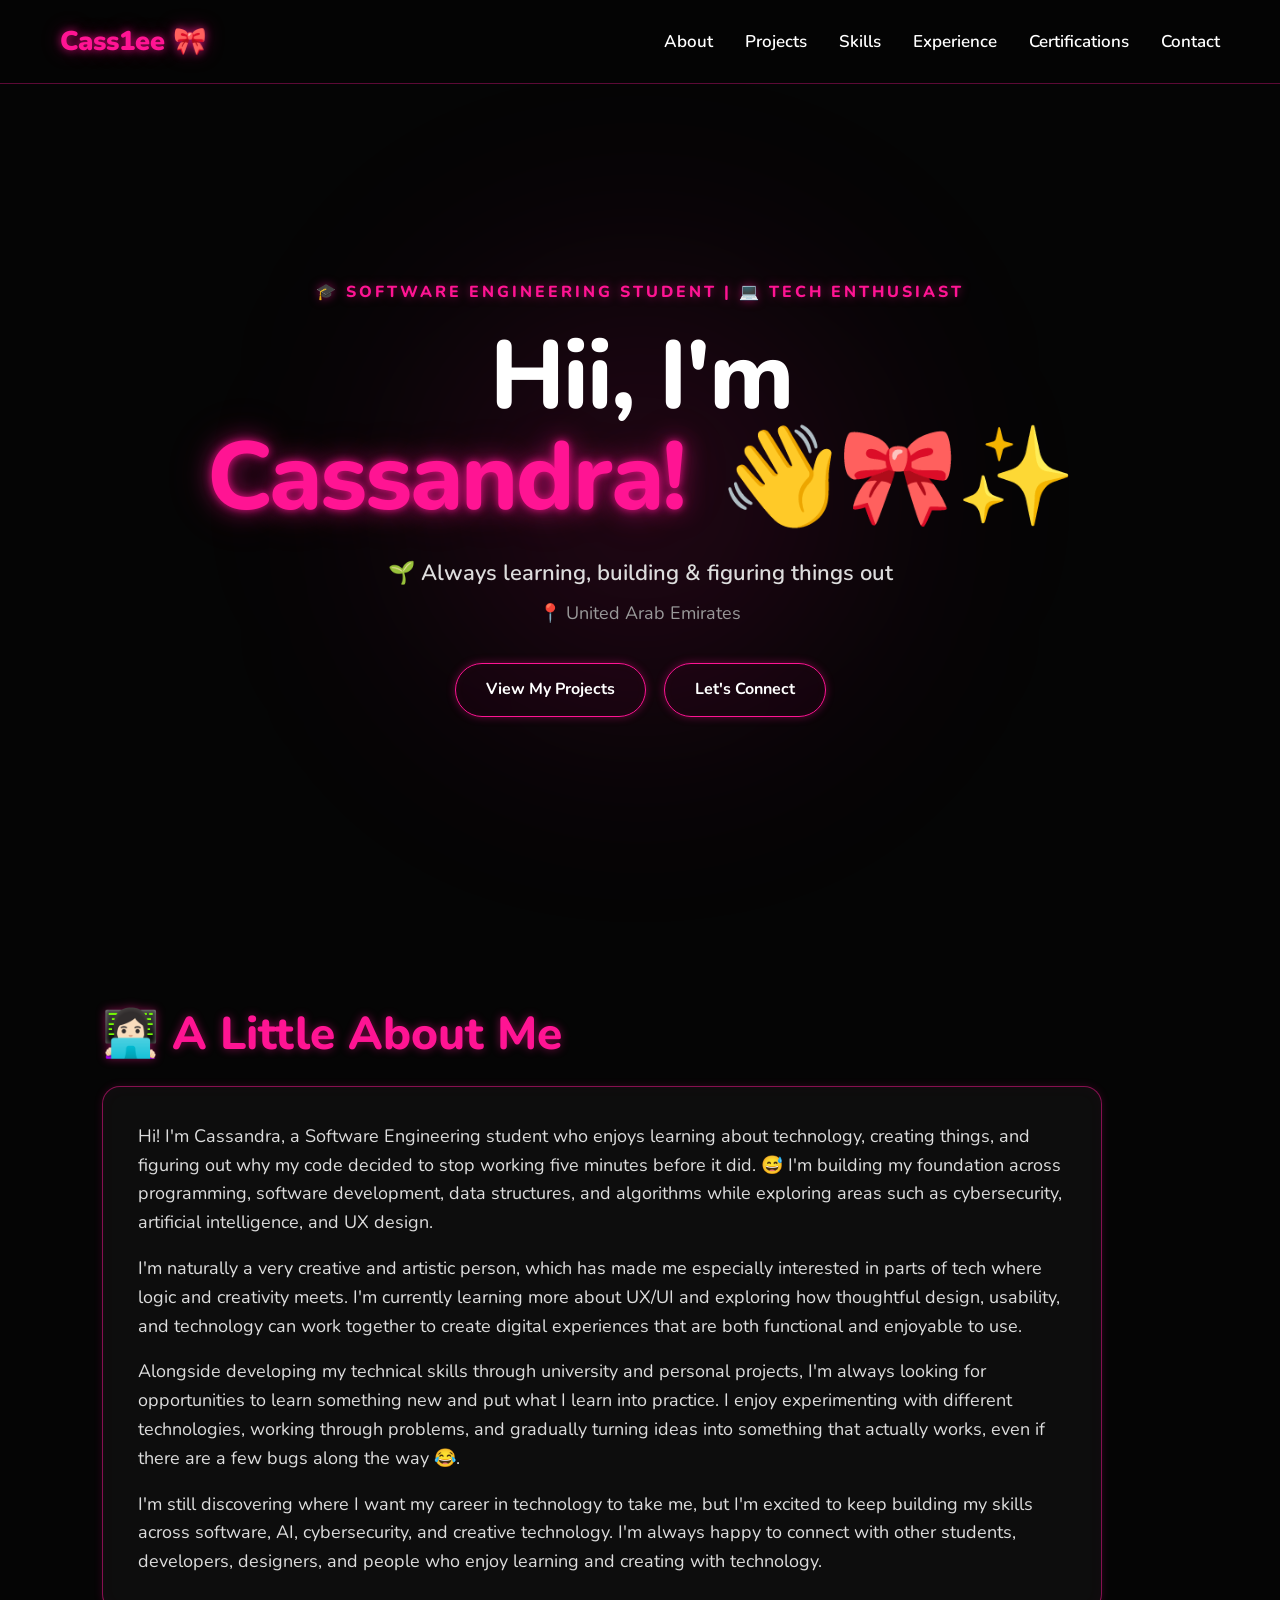
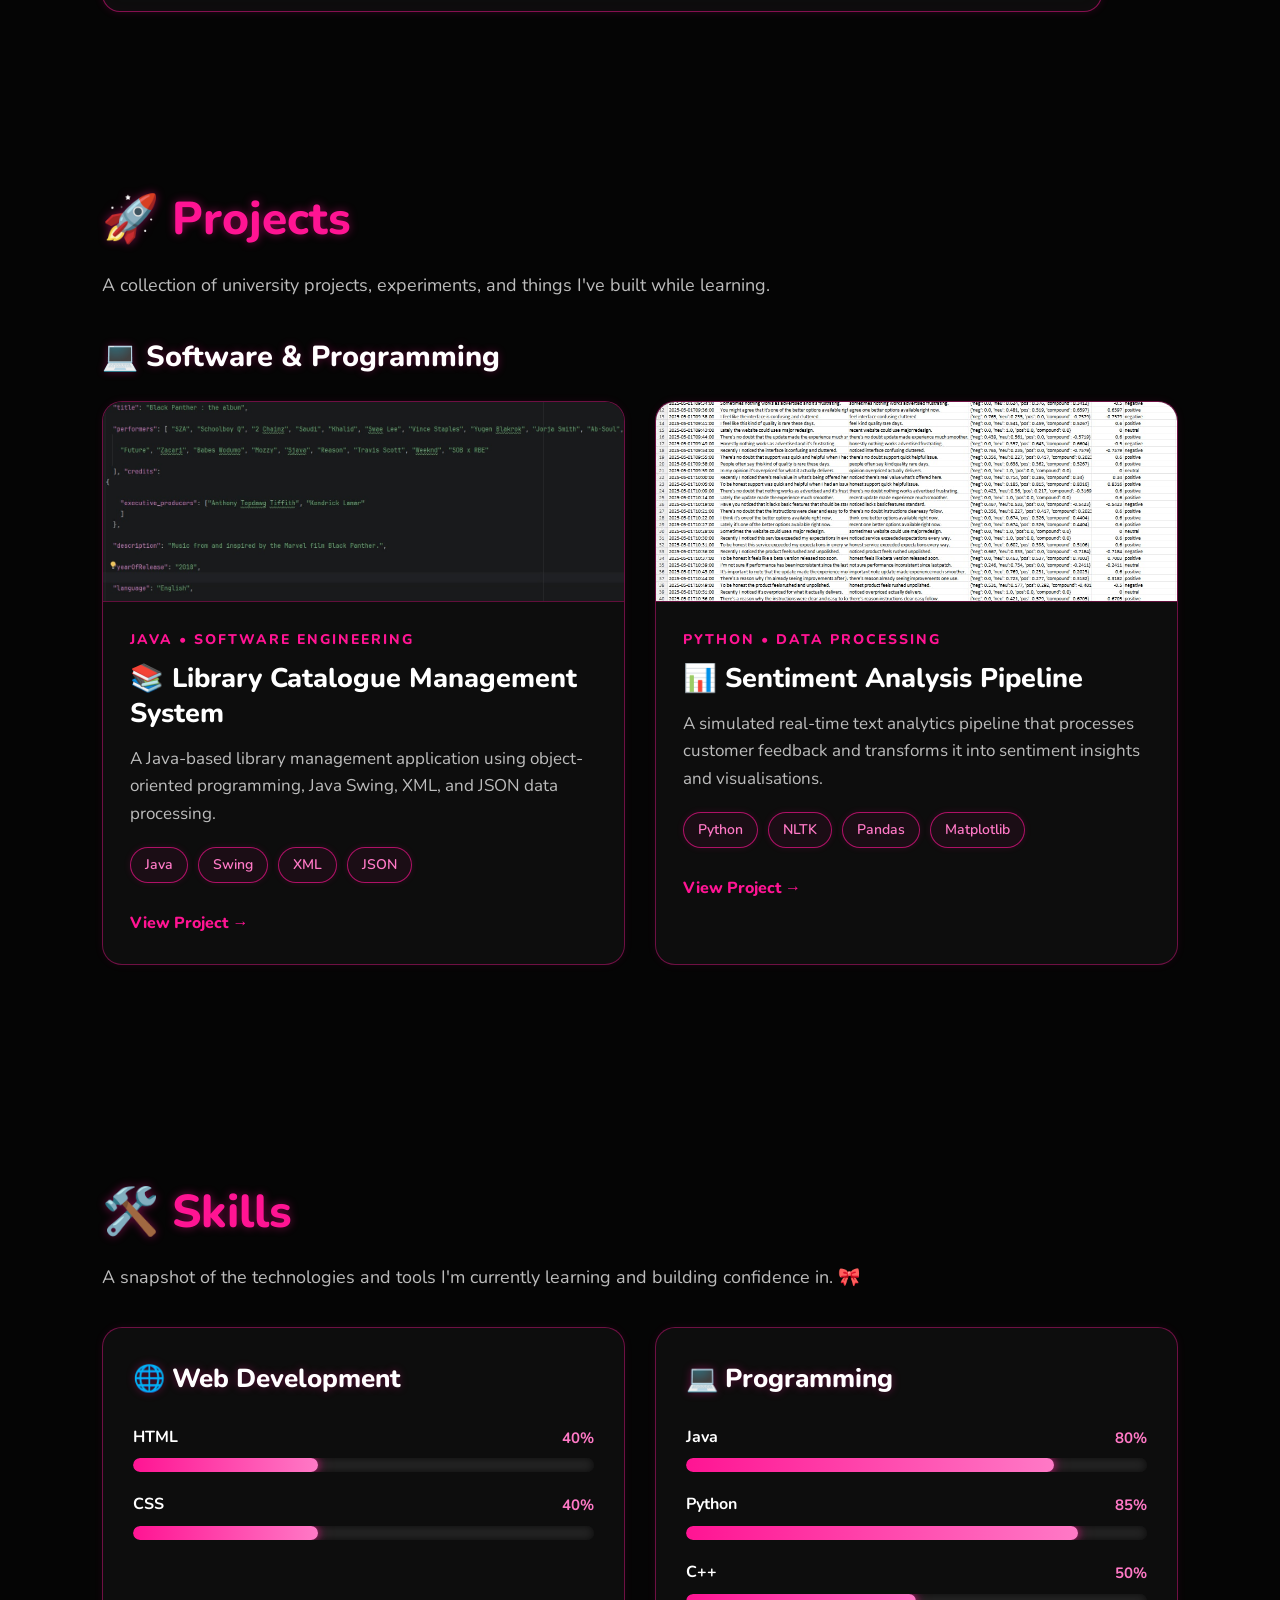
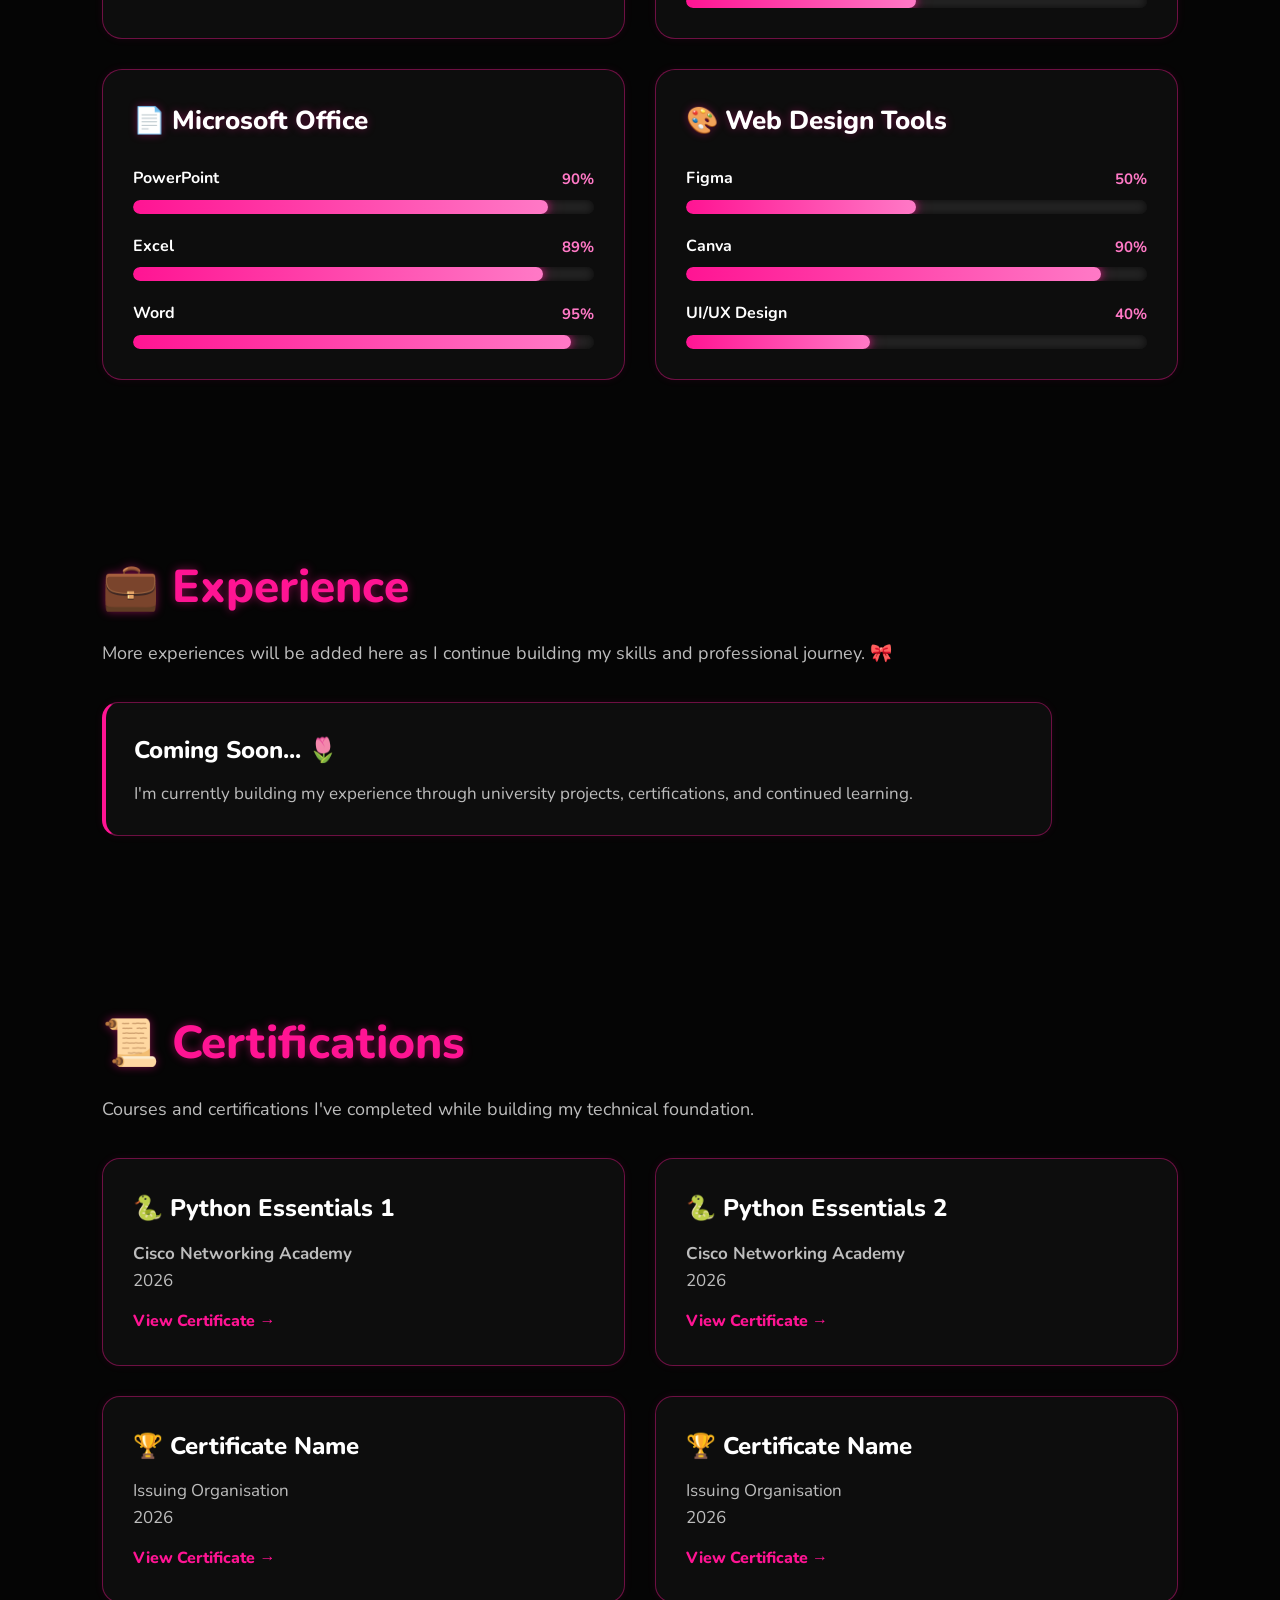
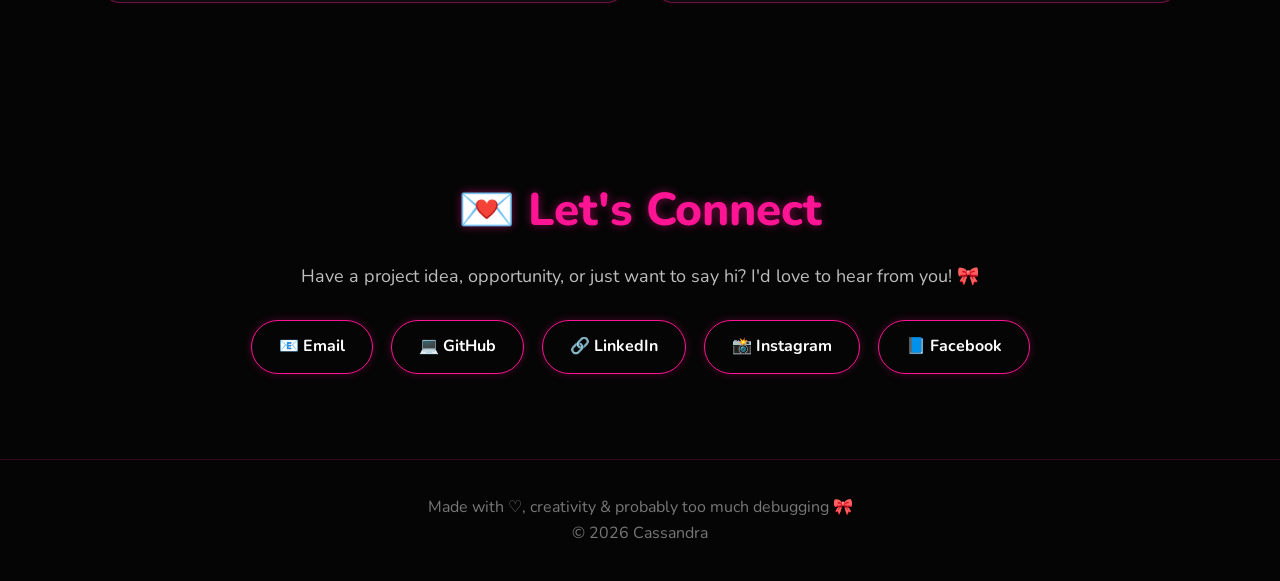
<file: index.html>
<!DOCTYPE html>
<html lang="en">

<head>

    <meta charset="UTF-8">
    <meta name="viewport" content="width=device-width, initial-scale=1.0">

    <title>Cassandra | Portfolio</title>

    <link rel="stylesheet" href="style.css">
    <link
    href="https://fonts.googleapis.com/css2?family=Nunito:wght@400;500;600;700;800;900&display=swap"
    rel="stylesheet"
>

</head>


<body>

<!-- ==================== CAT INTRO ==================== -->

<div id="cat-intro">

    <div class="cat-intro-content">

        <div class="cat-effects">

            <span>✦</span>
            <span>♡</span>
            <span>✧</span>
            <span>♡</span>
            <span>✦</span>
            <span>✧</span>

        </div>

        <img
            src="images/cat-logo.png"
            alt="Cassandra's cat"
        >

        <p>
            Welcome to Cass1ee's Portfolio 🎀
        </p>

    </div>

</div>


    <!-- ==================== NAVIGATION ==================== -->

    <header>

        <div class="logo">
            Cass1ee 🎀
        </div>


        <nav>

    <a href="#about">About</a>

    <a href="#projects">Projects</a>

    <a href="#skills">Skills</a>

    <a href="#experience">Experience</a>

    <a href="#certifications">Certifications</a>

    <a href="#contact">Contact</a>

</nav>

    </header>



    <!-- ==================== MAIN CONTENT ==================== -->

    <main>

<!-- ==================== HERO / INTRODUCTION ==================== -->

<section class="hero">

    <p class="hero-subtitle hero-subtitle-animate">
        🎓 SOFTWARE ENGINEERING STUDENT
        <span>|</span>
        💻 TECH ENTHUSIAST
    </p>


    <h1 class="hero-title-animate">

        Hii, I'm

        <br>

        <span class="name-animate">Cassandra!</span>

        <span class="hero-emoji">👋🎀✨</span>

    </h1>


    <p class="hero-description hero-description-animate">
        🌱 Always learning, building & figuring things out
    </p>


    <p class="location hero-location-animate">
        📍 United Arab Emirates
    </p>


    <div class="hero-buttons hero-buttons-animate">

        <a href="#projects">
            View My Projects
        </a>


        <a href="#contact">
            Let's Connect
        </a>

    </div>

</section>


     <!-- ==================== ABOUT ME ==================== -->

<section id="about" class="about-section">

   <h2 class="scroll-animate">
    👩🏻‍💻 A Little About Me
  </h2>


    <div class="about-card">

        <p class="scroll-animate">
            Hi! I'm Cassandra, a Software Engineering student who enjoys
            learning about technology, creating things, and figuring out
            why my code decided to stop working five minutes before it did. 😅
            I'm building my foundation across programming, software
            development, data structures, and algorithms while exploring
            areas such as cybersecurity, artificial intelligence, and UX design.
        </p>


        <p class="scroll-animate">
            I'm naturally a very creative and artistic person, which has made
            me especially interested in parts of tech where logic and creativity
            meets. I'm currently learning more about UX/UI and exploring how
            thoughtful design, usability, and technology can work together to
            create digital experiences that are both functional and enjoyable
            to use.
        </p>


        <p class="scroll-animate">
            Alongside developing my technical skills through university and
            personal projects, I'm always looking for opportunities to learn
            something new and put what I learn into practice. I enjoy
            experimenting with different technologies, working through
            problems, and gradually turning ideas into something that actually
            works, even if there are a few bugs along the way 😂.
        </p>


        <p class="scroll-animate">
            I'm still discovering where I want my career in technology to take
            me, but I'm excited to keep building my skills across software, AI,
            cybersecurity, and creative technology. I'm always happy to connect
            with other students, developers, designers, and people who enjoy
            learning and creating with technology.
        </p>

    </div>

</section>

        

<!-- ==================== PROJECTS ==================== -->

<section id="projects" class="projects-section">

    <h2 class="scroll-animate">
    🚀 Projects
    </h2>


    <p class="section-introduction scroll-animate">
    A collection of university projects, experiments,
    and things I've built while learning.
    </p>



    <!-- ==================== SOFTWARE / PROGRAMMING ==================== -->

    <div class="project-category">

        <h3>
            💻 Software & Programming
        </h3>


        <div class="project-grid">


            <!-- LIBRARY PROJECT -->

            <article class="project-card">

                <img
                    src="images/json-export.png"
                    alt="Library Catalogue Management System"
                >


                <div class="project-content">

                    <p class="project-category">
                        JAVA • SOFTWARE ENGINEERING
                    </p>


                    <h4>
                        📚 Library Catalogue Management System
                    </h4>


                    <p>
                        A Java-based library management application
                        using object-oriented programming, Java Swing,
                        XML, and JSON data processing.
                    </p>


                    <div class="technology-tags">

                        <span>Java</span>

                        <span>Swing</span>

                        <span>XML</span>

                        <span>JSON</span>

                    </div>


                    <a
                        href="projects/library.html"
                        class="project-button"
                    >
                        View Project →
                    </a>

                </div>

            </article>



            <!-- SENTIMENT PROJECT -->

            <article class="project-card">

                <img
                    src="images/sentiment-results-csv.png"
                    alt="Sentiment Analysis Pipeline"
                >


                <div class="project-content">

                    <p class="project-category">
                        PYTHON • DATA PROCESSING
                    </p>


                    <h4>
                        📊 Sentiment Analysis Pipeline
                    </h4>


                    <p>
                        A simulated real-time text analytics pipeline
                        that processes customer feedback and transforms
                        it into sentiment insights and visualisations.
                    </p>


                    <div class="technology-tags">

                        <span>Python</span>

                        <span>NLTK</span>

                        <span>Pandas</span>

                        <span>Matplotlib</span>

                    </div>


                    <a
                        href="projects/sentiment.html"
                        class="project-button"
                    >
                        View Project →
                    </a>

                </div>

            </article>


        </div>

    </div>

</section>
        

<!-- ==================== SKILLS ==================== -->

<section id="skills" class="skills-section">

    <h2 class="scroll-animate">
        🛠️ Skills
    </h2>


    <p class="section-introduction scroll-animate">
        A snapshot of the technologies and tools I'm currently
        learning and building confidence in. 🎀
    </p>


    <div class="skills-grid">


        <!-- ==================== WEB DEVELOPMENT ==================== -->

        <article class="skill-card scroll-animate">

            <h3>
                🌐 Web Development
            </h3>


            <div class="skill">

                <div class="skill-header">

                    <span>HTML</span>

                    <span>40%</span>

                </div>


                <div class="skill-bar">

                    <div
                        class="skill-bar-fill"
                        data-percent="40"
                    ></div>

                </div>

            </div>


            <div class="skill">

                <div class="skill-header">

                    <span>CSS</span>

                    <span>40%</span>

                </div>


                <div class="skill-bar">

                    <div
                        class="skill-bar-fill"
                        data-percent="40"
                    ></div>

                </div>

            </div>

        </article>



        <!-- ==================== PROGRAMMING ==================== -->

        <article class="skill-card scroll-animate">

            <h3>
                💻 Programming
            </h3>


            <div class="skill">

                <div class="skill-header">

                    <span>Java</span>

                    <span>80%</span>

                </div>


                <div class="skill-bar">

                    <div
                        class="skill-bar-fill"
                        data-percent="80"
                    ></div>

                </div>

            </div>


            <div class="skill">

                <div class="skill-header">

                    <span>Python</span>

                    <span>85%</span>

                </div>


                <div class="skill-bar">

                    <div
                        class="skill-bar-fill"
                        data-percent="85"
                    ></div>

                </div>

            </div>


            <div class="skill">

                <div class="skill-header">

                    <span>C++</span>

                    <span>50%</span>

                </div>


                <div class="skill-bar">

                    <div
                        class="skill-bar-fill"
                        data-percent="50"
                    ></div>

                </div>

            </div>


        </article>



        <!-- ==================== MICROSOFT OFFICE ==================== -->

        <article class="skill-card scroll-animate">

            <h3>
                📄 Microsoft Office
            </h3>


            <div class="skill">

                <div class="skill-header">

                    <span>PowerPoint</span>

                    <span>90%</span>

                </div>


                <div class="skill-bar">

                    <div
                        class="skill-bar-fill"
                        data-percent="90"
                    ></div>

                </div>

            </div>


            <div class="skill">

                <div class="skill-header">

                    <span>Excel</span>

                    <span>89%</span>

                </div>


                <div class="skill-bar">

                    <div
                        class="skill-bar-fill"
                        data-percent="89"
                    ></div>

                </div>

            </div>


            <div class="skill">

                <div class="skill-header">

                    <span>Word</span>

                    <span>95%</span>

                </div>


                <div class="skill-bar">

                    <div
                        class="skill-bar-fill"
                        data-percent="95"
                    ></div>

                </div>

            </div>

        </article>



        <!-- ==================== WEB DESIGN TOOLS ==================== -->

        <article class="skill-card scroll-animate">

            <h3>
                🎨 Web Design Tools
            </h3>


            <div class="skill">

                <div class="skill-header">

                    <span>Figma</span>

                    <span>50%</span>

                </div>


                <div class="skill-bar">

                    <div
                        class="skill-bar-fill"
                        data-percent="50"
                    ></div>

                </div>

            </div>


            <div class="skill">

                <div class="skill-header">

                    <span>Canva</span>

                    <span>90%</span>

                </div>


                <div class="skill-bar">

                    <div
                        class="skill-bar-fill"
                        data-percent="90"
                    ></div>

                </div>

            </div>


            <div class="skill">

                <div class="skill-header">

                    <span>UI/UX Design</span>

                    <span>40%</span>

                </div>


                <div class="skill-bar">

                    <div
                        class="skill-bar-fill"
                        data-percent="40"
                    ></div>

                </div>

            </div>

        </article>


    </div>

</section>









        

<!-- ==================== EXPERIENCE ==================== -->

<section
    id="experience"
    class="experience-section"
>

    <h2 class="scroll-animate">
    💼 Experience
    </h2>


    <p class="section-introduction scroll-animate">
        More experiences will be added here as I continue
        building my skills and professional journey. 🎀
    </p>


    <div class="experience-container">

        <article class="experience-card">

            <h3>
                Coming Soon... 🌷
            </h3>


            <p>
                I'm currently building my experience through
                university projects, certifications, and continued
                learning.
            </p>

        </article>

    </div>

</section>


     <!-- ==================== CERTIFICATIONS ==================== -->

<section
    id="certifications"
    class="certifications-section"
>

    <h2 class="scroll-animate">
    📜 Certifications
    </h2>


    <p class="section-introduction scroll-animate">
        Courses and certifications I've completed while
        building my technical foundation.
    </p>


    <div class="certificate-grid">


        <!-- CERTIFICATE 1 -->

        <article class="certificate-card">

            <h3>
                🐍 Python Essentials 1
            </h3>


            <p>
                <strong>
                    Cisco Networking Academy
                </strong>
            </p>


            <p>
                2026
            </p>


            <a
                href="images/PythonEssentials1.pdf"
                target="_blank"
            >
                View Certificate →
            </a>

        </article>



        <!-- CERTIFICATE 2 -->

        <article class="certificate-card">

            <h3>
                🐍 Python Essentials 2
            </h3>


            <p>
                <strong>
                    Cisco Networking Academy
                </strong>
            </p>


            <p>
                2026
            </p>


            <a
                href="images/PythonEssentials2.pdf"
                target="_blank"
            >
                View Certificate →
            </a>

        </article>



        <!-- CERTIFICATE 3 -->

        <article class="certificate-card">

            <h3>
                🏆 Certificate Name
            </h3>


            <p>
                Issuing Organisation
            </p>


            <p>
                2026
            </p>


            <a href="#">
                View Certificate →
            </a>

        </article>



        <!-- CERTIFICATE 4 -->

        <article class="certificate-card">

            <h3>
                🏆 Certificate Name
            </h3>


            <p>
                Issuing Organisation
            </p>


            <p>
                2026
            </p>


            <a href="#">
                View Certificate →
            </a>

        </article>


    </div>

</section>


        <!-- ==================== CONTACT ==================== -->

        <section
            id="contact"
            class="contact-section"
        >

            <h2 class="scroll-animate">
    💌 Let's Connect
  </h2>


            <p>
                Have a project idea, opportunity, or just want to say hi?
                I'd love to hear from you! 🎀
            </p>


           <div class="contact-links">

    <a href="mailto:chwijeh@gmail.com">
        📧 Email
    </a>


    <a
        href="https://github.com/Cass1ee"
        target="_blank"
    >
        💻 GitHub
    </a>


    <a
        href="https://www.linkedin.com/in/cassandra-sibbaluca-b90940331/"
        target="_blank"
    >
        🔗 LinkedIn
    </a>


    <a
        href="https://www.instagram.com/ljkcassie_/"
        target="_blank"
    >
        📸 Instagram
    </a>


    <a
        href="https://www.facebook.com/cassandra.hwijeh/"
        target="_blank"
    >
        📘 Facebook
    </a>

</div>

        </section>


    </main>



    <!-- ==================== FOOTER ==================== -->

    <footer>

        <p>
            Made with ♡, creativity & probably too much debugging 🎀
        </p>


        <p>
            © 2026 Cassandra
        </p>

    </footer>

    
 <!-- ==================== SCROLL ANIMATIONS ==================== -->

 <script>

    const animatedElements =
        document.querySelectorAll(".scroll-animate");


    const observer = new IntersectionObserver(

        (entries) => {

            entries.forEach((entry) => {

                if (entry.isIntersecting) {

                    entry.target.classList.add("show");


                    const skillBars =
                        entry.target.querySelectorAll(".skill-bar-fill");


                    skillBars.forEach((bar) => {

                        const percentage =
                            bar.getAttribute("data-percent");


                        bar.style.width = percentage + "%";

                    });

                }

            });

        },

        {
            threshold: 0.2
        }

    );


    animatedElements.forEach((element) => {

        observer.observe(element);

    });

</script>


</body>

</html>
</file>
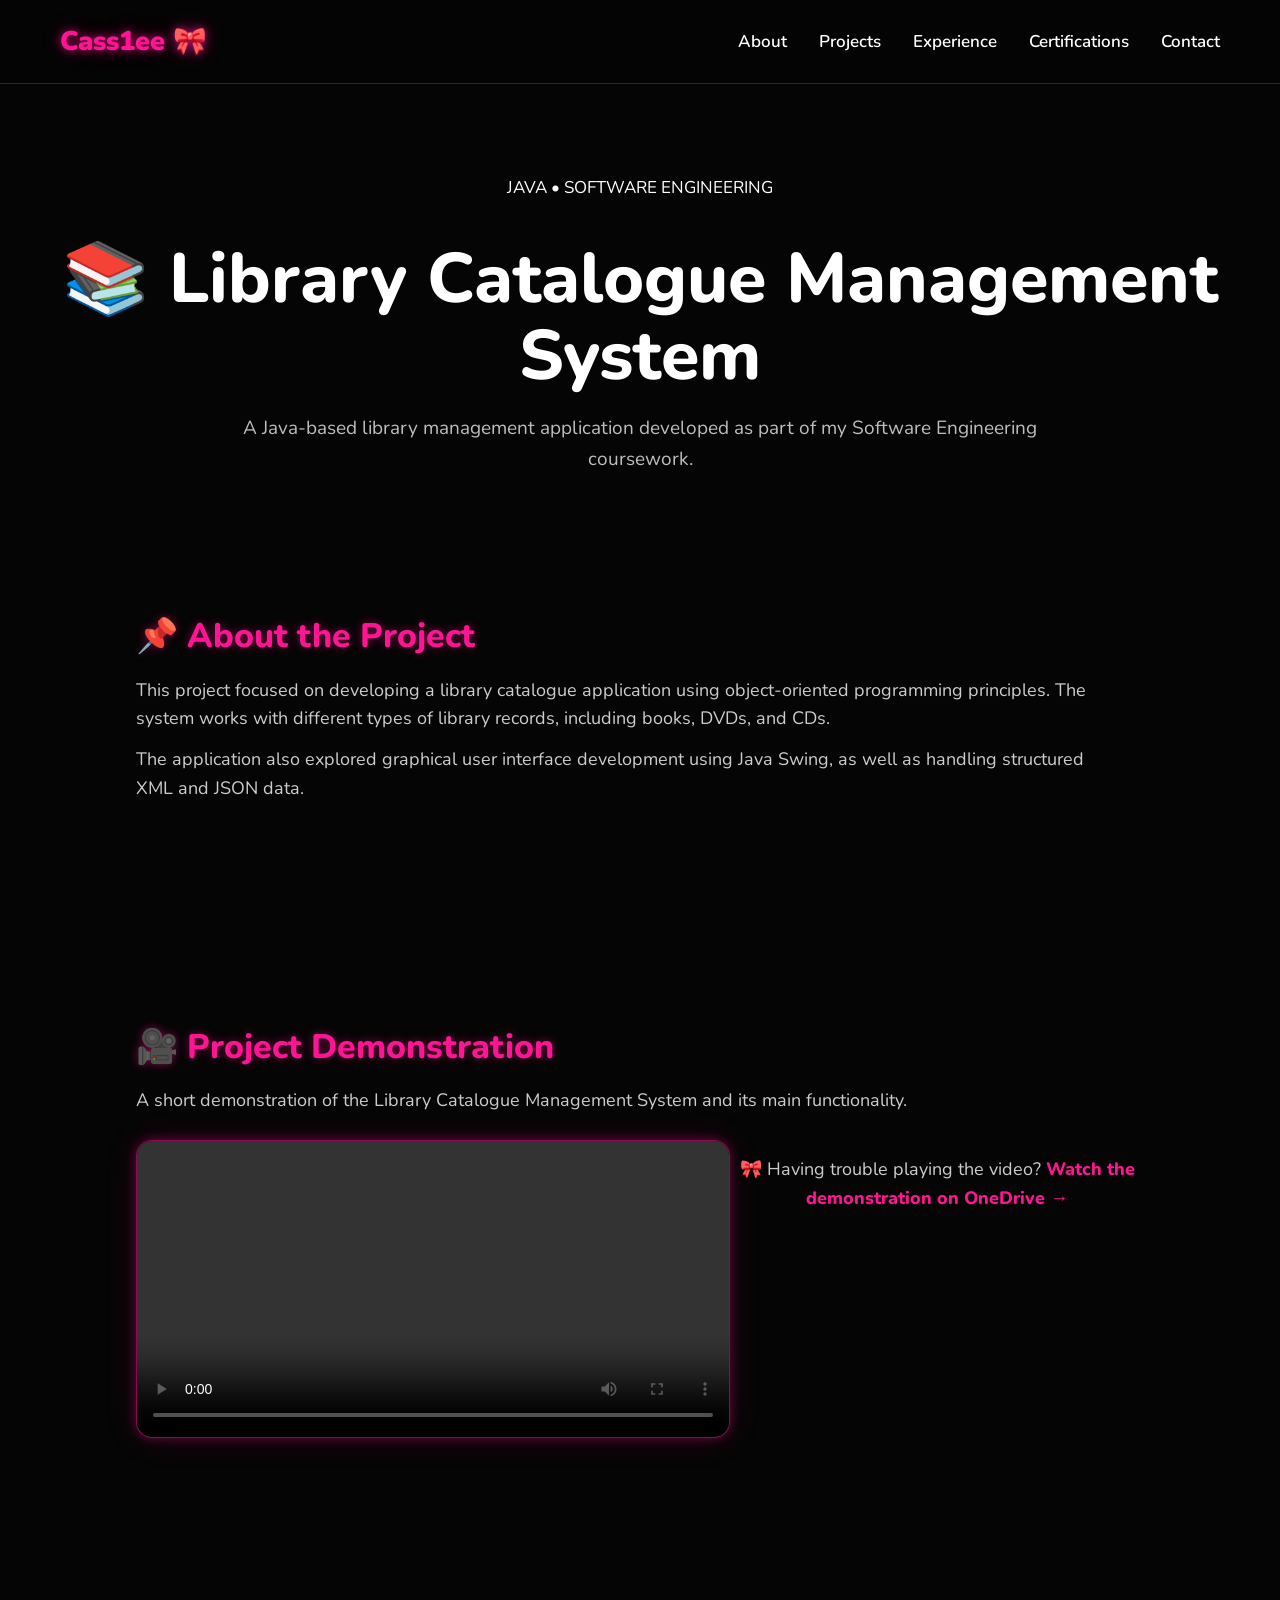
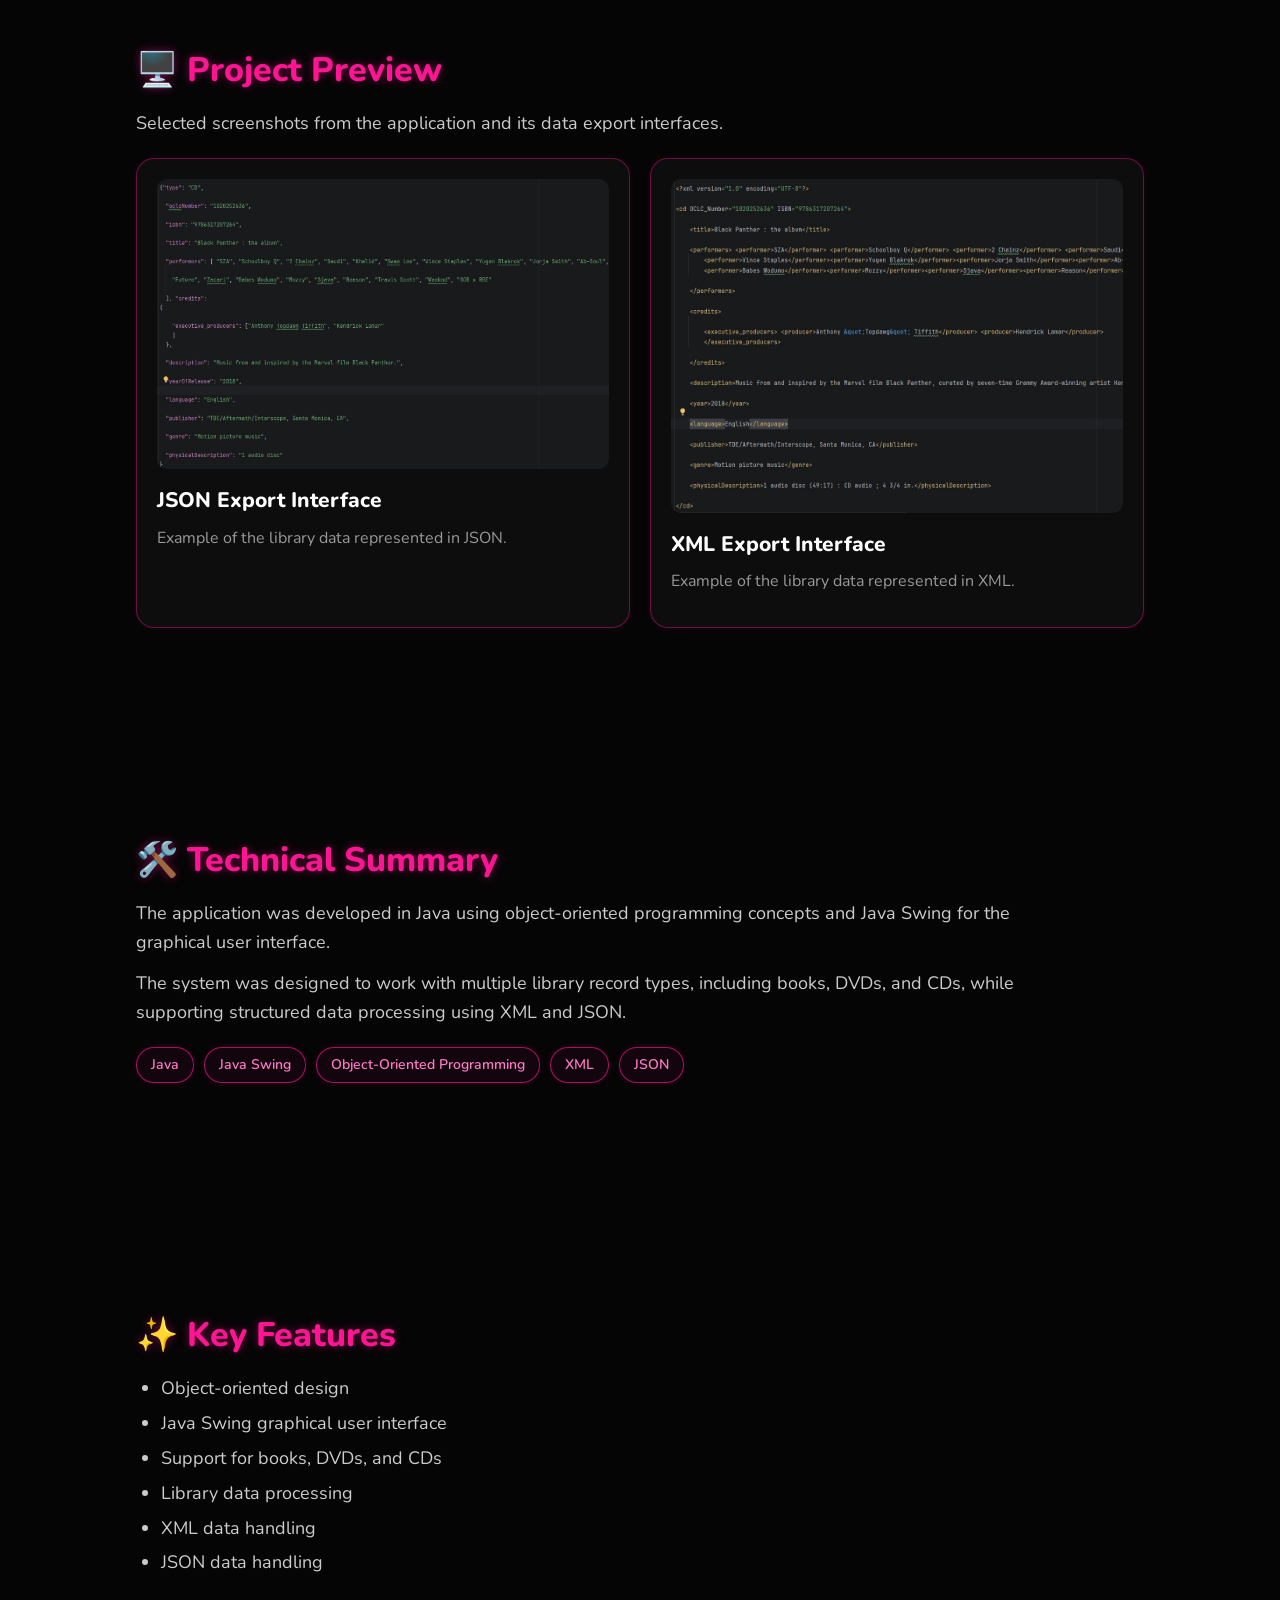
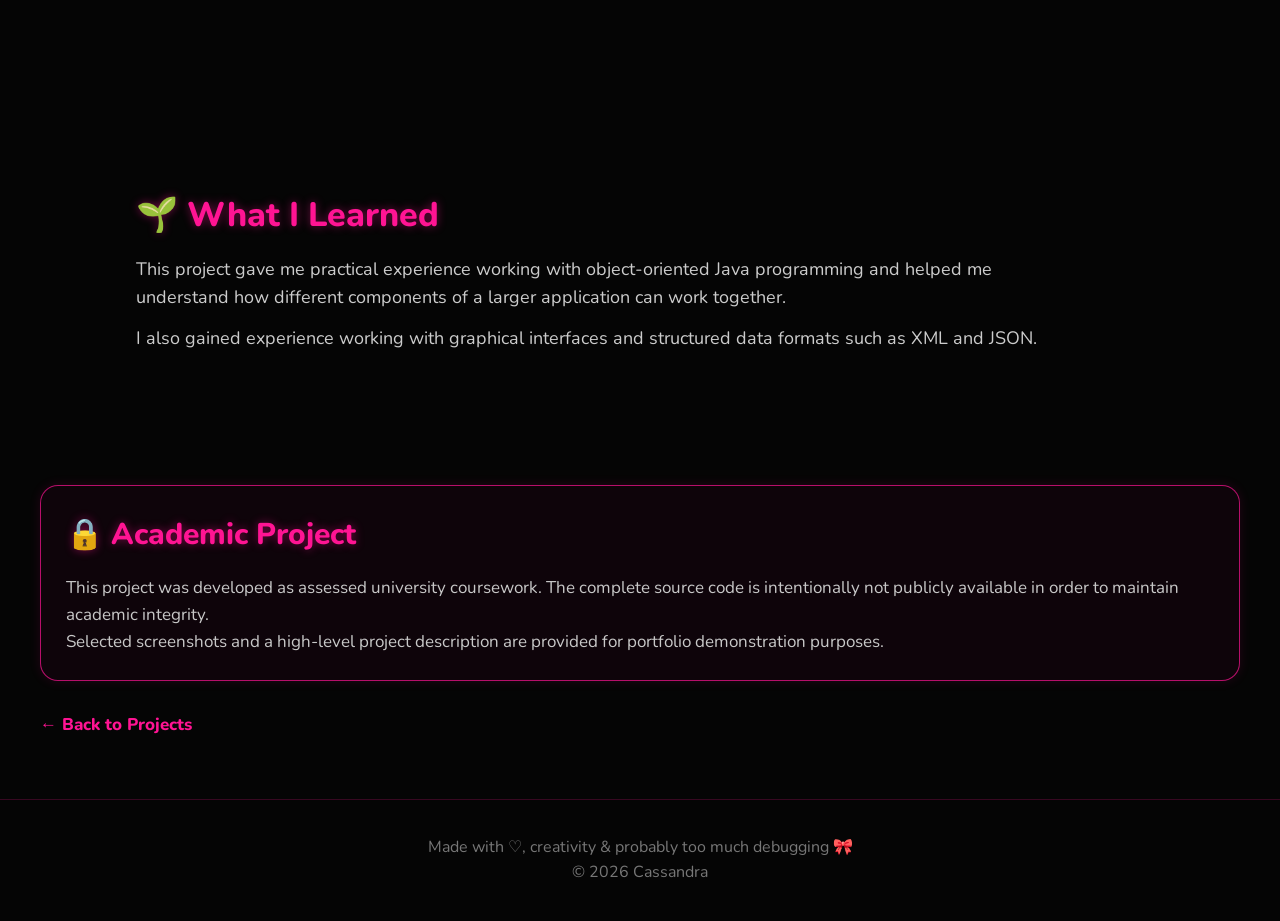
<file: projects/library.html>
<!DOCTYPE html>
<html lang="en">

<head>

    <meta charset="UTF-8">

    <meta name="viewport" content="width=device-width, initial-scale=1.0">

    <title>Library Catalogue Management System | Cassandra</title>

    <link rel="stylesheet" href="../style.css">
    <link
    href="https://fonts.googleapis.com/css2?family=Nunito:wght@400;500;600;700;800;900&display=swap"
    rel="stylesheet"
>

</head>


<body>


    <!-- ==================== NAVIGATION ==================== -->

    <header>

        <div class="logo">
            Cass1ee 🎀
        </div>


        <nav>

            <a href="../index.html#about">
                About
            </a>

            <a href="../index.html#projects">
                Projects
            </a>

            <a href="../index.html#experience">
                Experience
            </a>

            <a href="../index.html#certifications">
                Certifications
            </a>

            <a href="../index.html#contact">
                Contact
            </a>

        </nav>

    </header>



    <!-- ==================== PROJECT PAGE ==================== -->

    <main class="project-page">


        <!-- PROJECT INTRODUCTION -->

        <section class="project-header">

            <p class="project-category">
                JAVA • SOFTWARE ENGINEERING
            </p>


            <h1>
                📚 Library Catalogue Management System
            </h1>


            <p>
                A Java-based library management application developed
                as part of my Software Engineering coursework.
            </p>

        </section>



        <!-- ==================== ABOUT PROJECT ==================== -->

        <section class="project-section">

            <h2>
                📌 About the Project
            </h2>


            <p>
                This project focused on developing a library catalogue
                application using object-oriented programming principles.
                The system works with different types of library records,
                including books, DVDs, and CDs.
            </p>


            <p>
                The application also explored graphical user interface
                development using Java Swing, as well as handling
                structured XML and JSON data.
            </p>

        </section>

<!-- ==================== PROJECT DEMONSTRATION ==================== -->

<section class="project-section">

    <h2>
        🎥 Project Demonstration
    </h2>


    <p>
        A short demonstration of the Library Catalogue Management System
        and its main functionality.
    </p>


    <div class="project-video">

        <video controls>

            <source
                src="../videos/library-demo.mp4"
                type="video/mp4"
            >

            Your browser does not support the video tag.

        </video>


        <p class="video-fallback">

            🎀 Having trouble playing the video?

            <a
                href="https://stir-my.sharepoint.com/:v:/g/personal/mcs00036_students_stir_ac_uk/IQBnpue8nPhQT44flhkpaLU3AWcXs7SpZKXEfO1ub04H1N0?nav=eyJyZWZlcnJhbEluZm8iOnsicmVmZXJyYWxBcHAiOiJPbmVEcml2ZUZvckJ1c2luZXNzIiwicmVmZXJyYWxBcHBQbGF0Zm9ybSI6IldlYiIsInJlZmVycmFsTW9kZSI6InZpZXciLCJyZWZlcnJhbFZpZXciOiJNeUZpbGVzTGlua0NvcHkifX0&e=JsrMVJ"
                target="_blank"
                rel="noopener noreferrer"
            >
                Watch the demonstration on OneDrive →
            </a>

        </p>

    </div>

</section>

       <!-- ==================== PROJECT PREVIEW ==================== -->

<section class="project-section">

    <h2>
        🖥️ Project Preview
    </h2>


    <p>
        Selected screenshots from the application and its
        data export interfaces.
    </p>


    <div class="system-gallery">

        <!-- JSON SCREENSHOT -->

        <div class="gallery-item">

            <img
                src="../images/json-export.png"
                alt="Library JSON Export Interface"
            >

            <h3>
                JSON Export Interface
            </h3>

            <p>
                Example of the library data represented in JSON.
            </p>

        </div>


        <!-- XML SCREENSHOT -->

        <div class="gallery-item">

            <img
                src="../images/xml-export.png"
                alt="Library XML Export Interface"
            >

            <h3>
                XML Export Interface
            </h3>

            <p>
                Example of the library data represented in XML.
            </p>

        </div>

    </div>

</section>


        <!-- ==================== TECHNICAL SUMMARY ==================== -->

        <section class="project-section">

            <h2>
                🛠️ Technical Summary
            </h2>


            <p>
                The application was developed in Java using
                object-oriented programming concepts and Java Swing
                for the graphical user interface.
            </p>


            <p>
                The system was designed to work with multiple library
                record types, including books, DVDs, and CDs, while
                supporting structured data processing using XML and JSON.
            </p>


            <div class="technology-tags">

                <span>Java</span>

                <span>Java Swing</span>

                <span>Object-Oriented Programming</span>

                <span>XML</span>

                <span>JSON</span>

            </div>

        </section>



        <!-- ==================== FEATURES ==================== -->

        <section class="project-section">

            <h2>
                ✨ Key Features
            </h2>


            <ul>

                <li>
                    Object-oriented design
                </li>

                <li>
                    Java Swing graphical user interface
                </li>

                <li>
                    Support for books, DVDs, and CDs
                </li>

                <li>
                    Library data processing
                </li>

                <li>
                    XML data handling
                </li>

                <li>
                    JSON data handling
                </li>

            </ul>

        </section>



        <!-- ==================== WHAT I LEARNED ==================== -->

        <section class="project-section">

            <h2>
                🌱 What I Learned
            </h2>


            <p>
                This project gave me practical experience working with
                object-oriented Java programming and helped me understand
                how different components of a larger application can
                work together.
            </p>


            <p>
                I also gained experience working with graphical
                interfaces and structured data formats such as XML
                and JSON.
            </p>

        </section>



        <!-- ==================== ACADEMIC INTEGRITY ==================== -->

        <section class="academic-note">

            <h2>
                🔒 Academic Project
            </h2>


            <p>
                This project was developed as assessed university
                coursework. The complete source code is intentionally
                not publicly available in order to maintain academic
                integrity.
            </p>


            <p>
                Selected screenshots and a high-level project
                description are provided for portfolio demonstration
                purposes.
            </p>

        </section>



        <!-- ==================== BACK TO PROJECTS ==================== -->

        <a
            href="../index.html#projects"
            class="back-button"
        >
            ← Back to Projects
        </a>


    </main>



    <!-- ==================== FOOTER ==================== -->

    <footer>

        <p>
            Made with ♡, creativity & probably too much debugging 🎀
        </p>


        <p>
            © 2026 Cassandra
        </p>

    </footer>


</body>

</html>
</file>
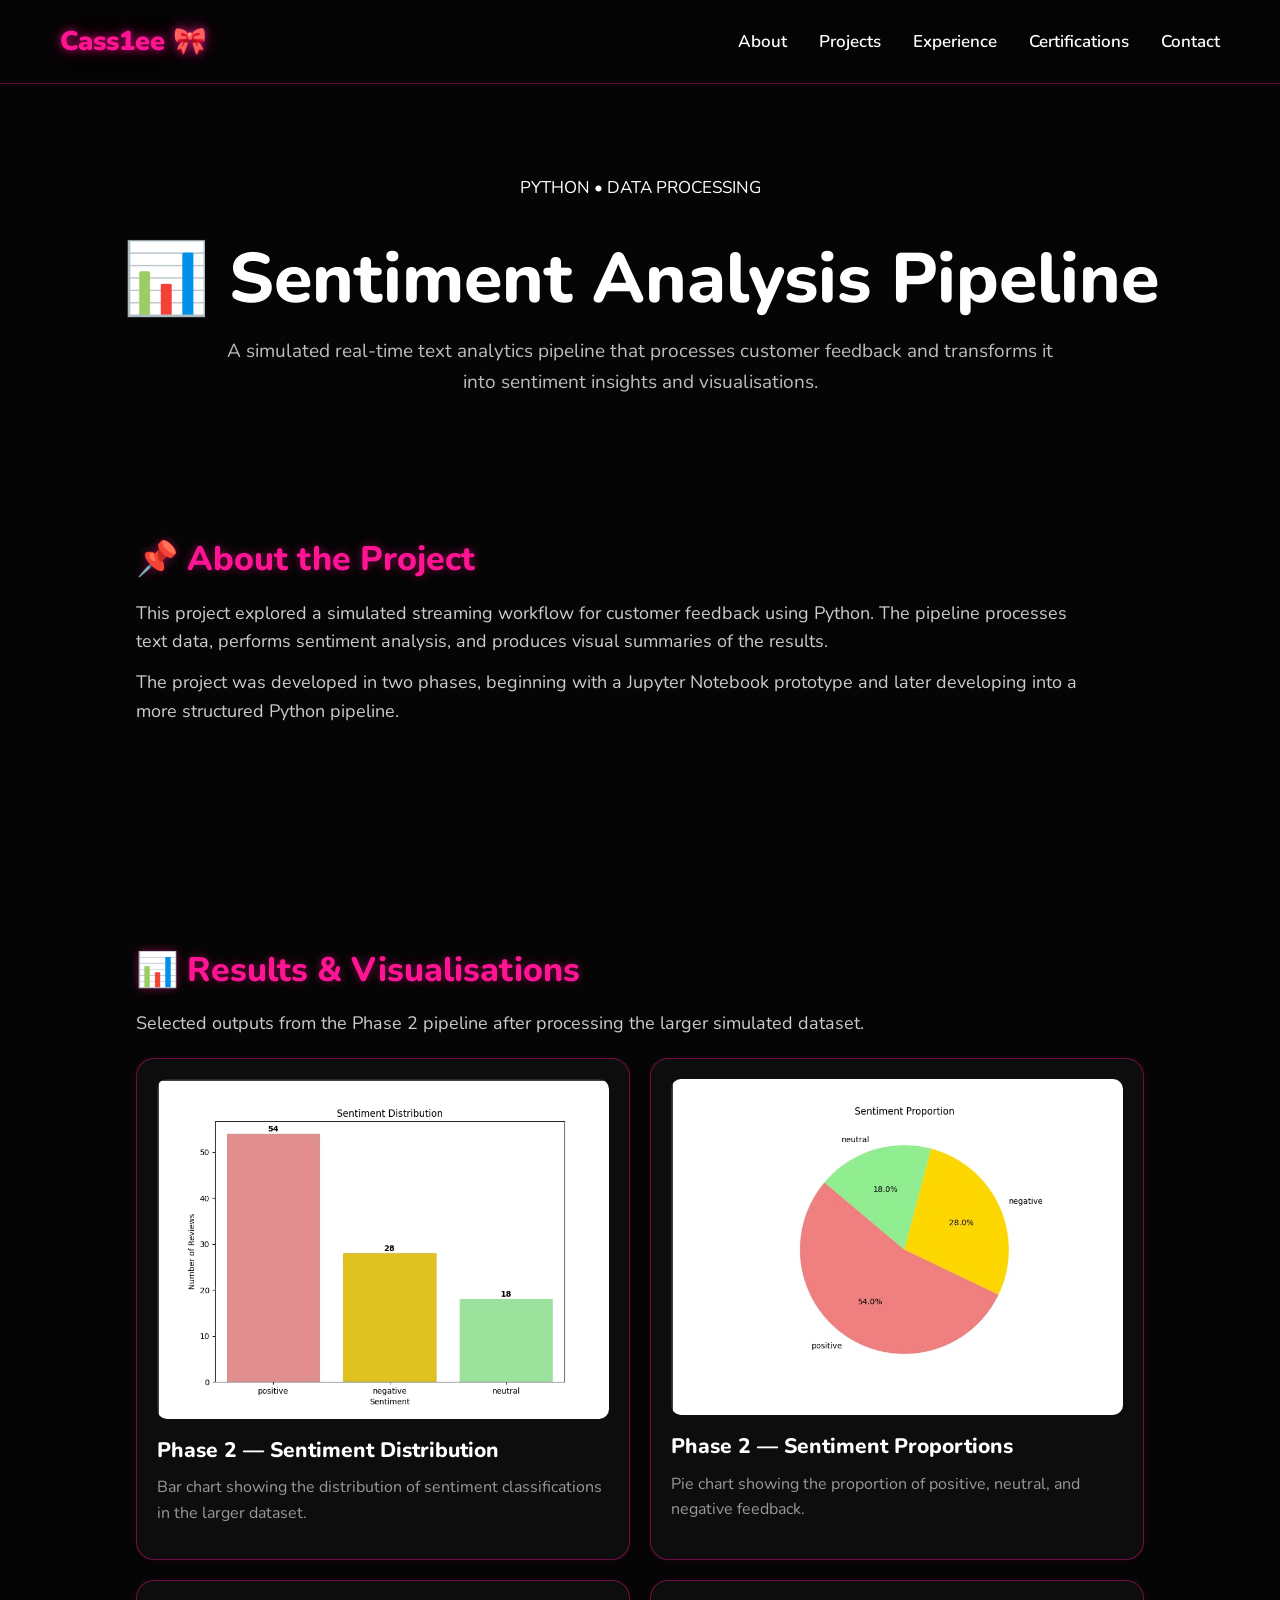
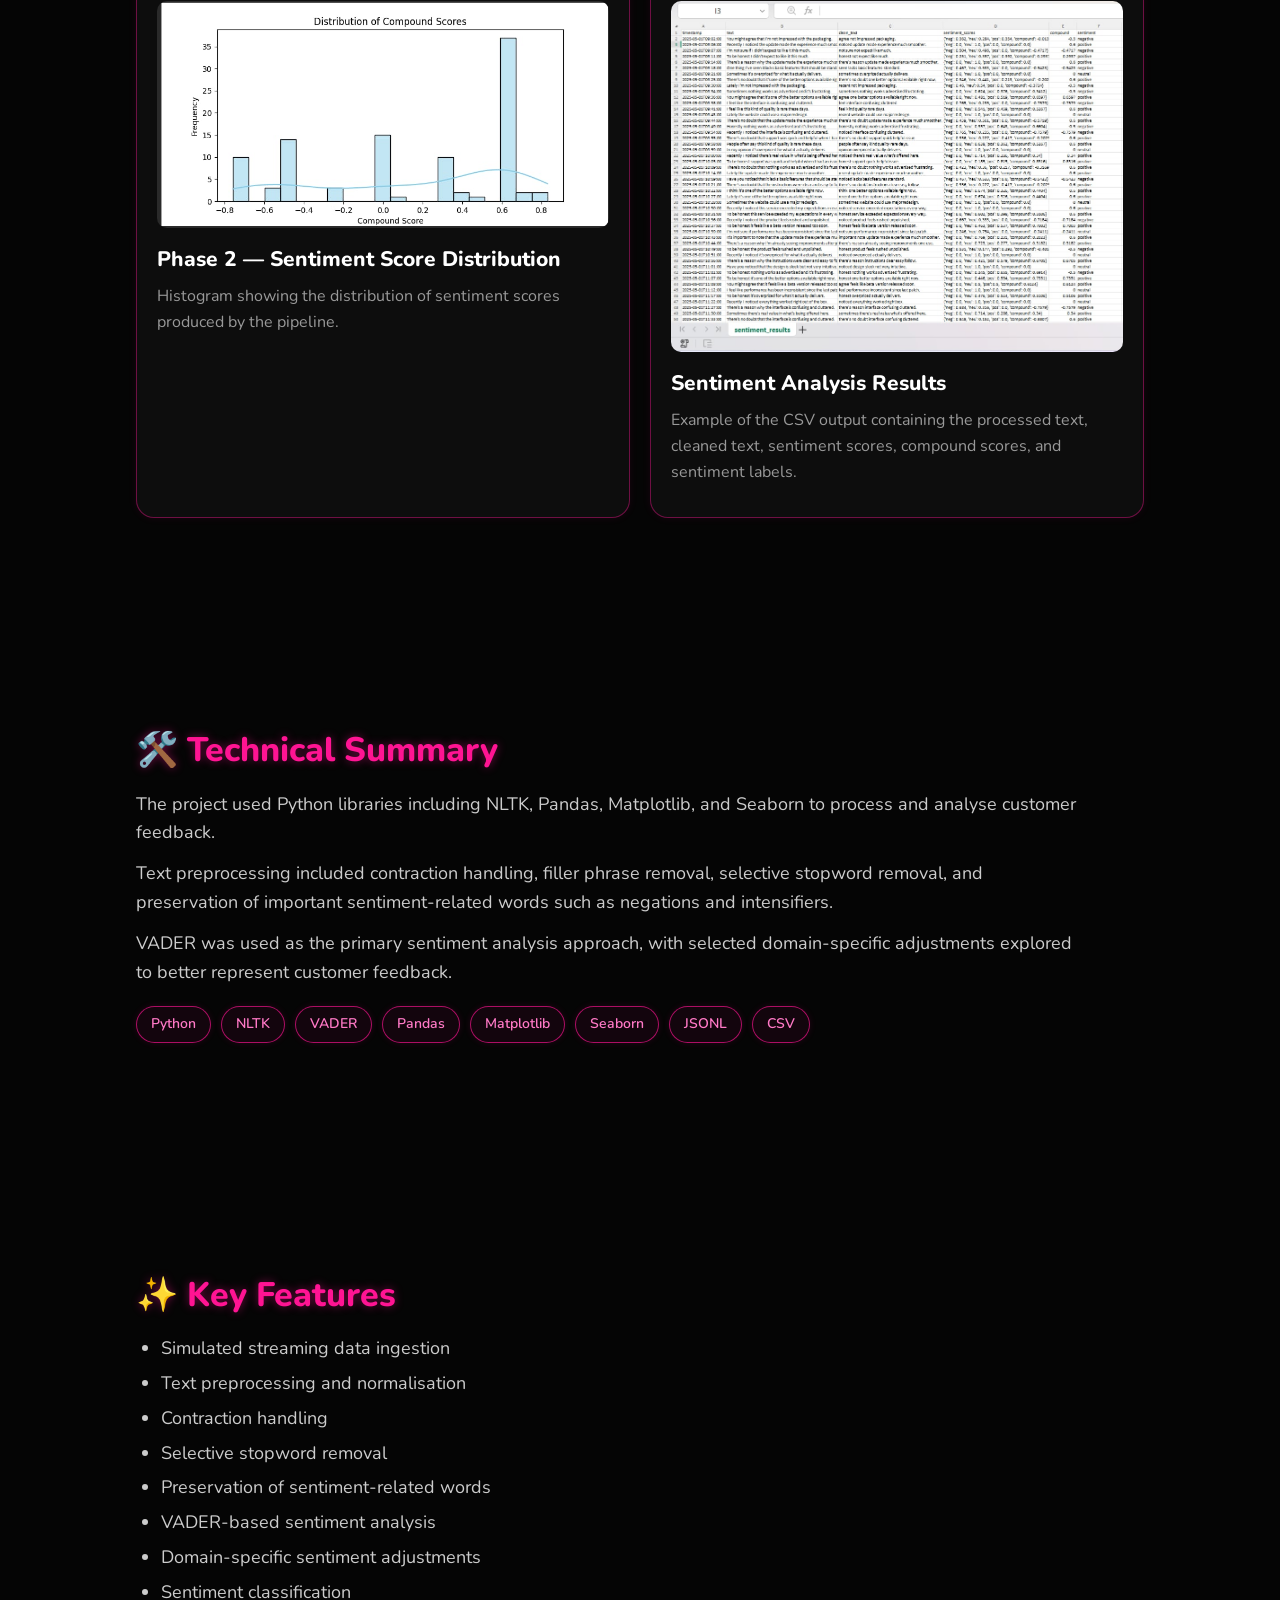
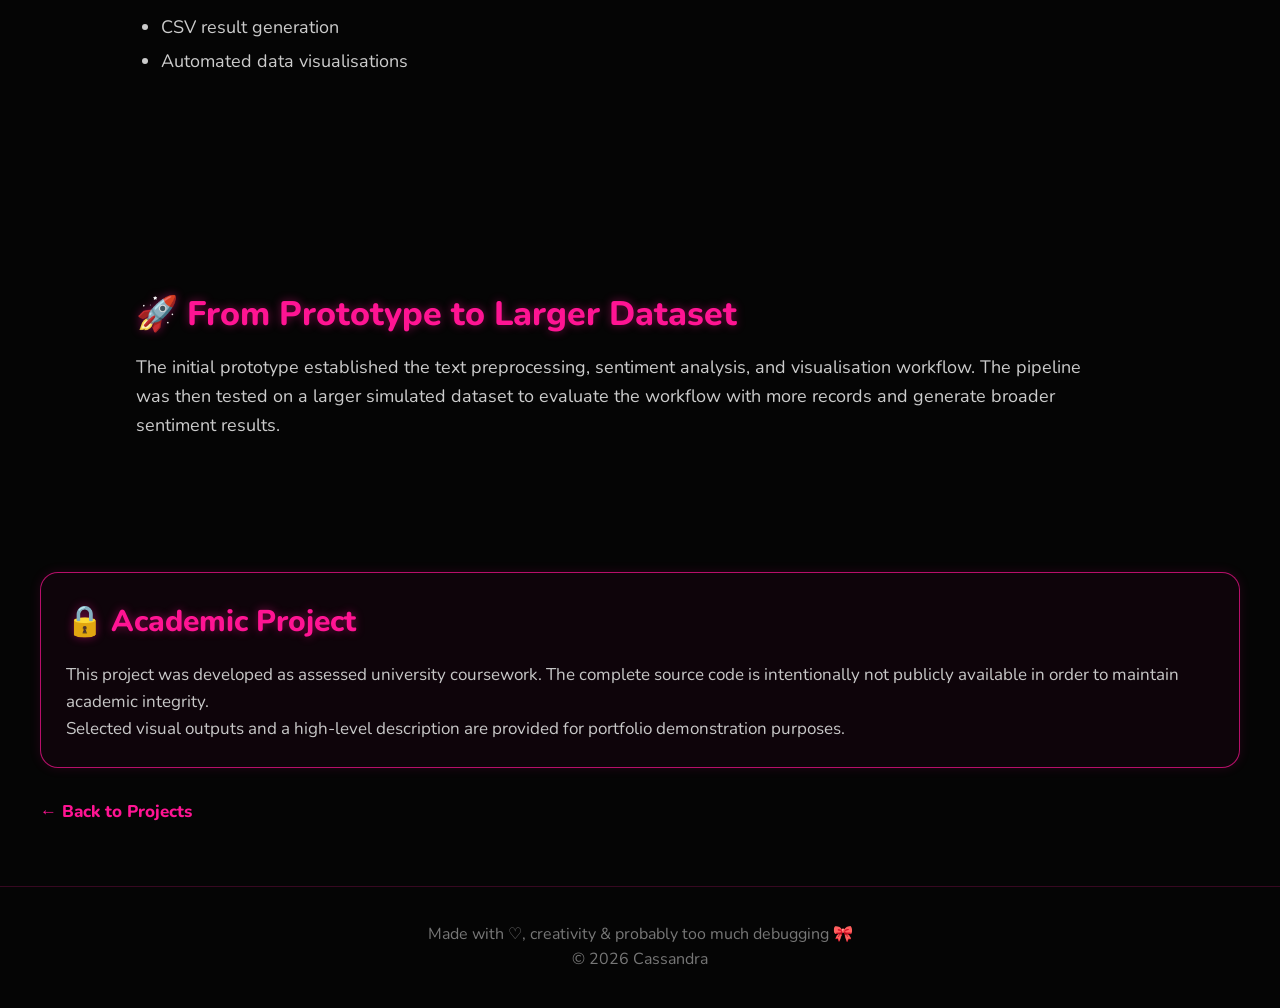
<file: projects/sentiment.html>
<!DOCTYPE html>
<html lang="en">

<head>

    <meta charset="UTF-8">

    <meta name="viewport" content="width=device-width, initial-scale=1.0">

    <title>Sentiment Analysis Pipeline | Cassandra</title>

    <link rel="stylesheet" href="../style.css">
    <link
    href="https://fonts.googleapis.com/css2?family=Nunito:wght@400;500;600;700;800;900&display=swap"
    rel="stylesheet"
>

</head>


<body>


    <!-- ==================== NAVIGATION ==================== -->

    <header>

        <div class="logo">
            Cass1ee 🎀
        </div>


        <nav>

            <a href="../index.html#about">
                About
            </a>

            <a href="../index.html#projects">
                Projects
            </a>

            <a href="../index.html#experience">
                Experience
            </a>

            <a href="../index.html#certifications">
                Certifications
            </a>

            <a href="../index.html#contact">
                Contact
            </a>

        </nav>

    </header>



    <!-- ==================== PROJECT PAGE ==================== -->

    <main class="project-page">


        <!-- PROJECT INTRODUCTION -->

        <section class="project-header">

            <p class="project-category">
                PYTHON • DATA PROCESSING
            </p>


            <h1>
                📊 Sentiment Analysis Pipeline
            </h1>


            <p>
                A simulated real-time text analytics pipeline that
                processes customer feedback and transforms it into
                sentiment insights and visualisations.
            </p>

        </section>



        <!-- ==================== ABOUT THE PROJECT ==================== -->

        <section class="project-section">

            <h2>
                📌 About the Project
            </h2>


            <p>
                This project explored a simulated streaming workflow
                for customer feedback using Python. The pipeline
                processes text data, performs sentiment analysis,
                and produces visual summaries of the results.
            </p>


            <p>
                The project was developed in two phases, beginning
                with a Jupyter Notebook prototype and later developing
                into a more structured Python pipeline.
            </p>

        </section>



    <!-- ==================== RESULTS & VISUALISATIONS ==================== -->

<section class="project-section">

    <h2>
        📊 Results & Visualisations
    </h2>


    <p>
        Selected outputs from the Phase 2 pipeline after processing
        the larger simulated dataset.
    </p>


    <div class="results-gallery">


        <!-- BAR CHART -->

        <div class="gallery-item">

            <img
                src="../images/sentiment-phase2-bar.png"
                alt="Phase 2 sentiment bar chart"
            >

            <h3>
                Phase 2 — Sentiment Distribution
            </h3>

            <p>
                Bar chart showing the distribution of sentiment
                classifications in the larger dataset.
            </p>

        </div>



        <!-- PIE CHART -->

        <div class="gallery-item">

            <img
                src="../images/sentiment-phase2-pie.png"
                alt="Phase 2 sentiment pie chart"
            >

            <h3>
                Phase 2 — Sentiment Proportions
            </h3>

            <p>
                Pie chart showing the proportion of positive,
                neutral, and negative feedback.
            </p>

        </div>



        <!-- HISTOGRAM -->

        <div class="gallery-item">

            <img
                src="../images/sentiment-phase2-histogram.png"
                alt="Phase 2 sentiment histogram"
            >

            <h3>
                Phase 2 — Sentiment Score Distribution
            </h3>

            <p>
                Histogram showing the distribution of sentiment
                scores produced by the pipeline.
            </p>

        </div>



        <!-- CSV OUTPUT -->

        <div class="gallery-item">

            <img
                src="../images/sentiment-results-csv.png"
                alt="Sentiment analysis CSV output"
            >

            <h3>
                Sentiment Analysis Results
            </h3>

            <p>
                Example of the CSV output containing the processed
                text, cleaned text, sentiment scores, compound
                scores, and sentiment labels.
            </p>

        </div>


    </div>

</section>

        <!-- ==================== TECHNICAL SUMMARY ==================== -->

        <section class="project-section">

            <h2>
                🛠️ Technical Summary
            </h2>


            <p>
                The project used Python libraries including NLTK,
                Pandas, Matplotlib, and Seaborn to process and
                analyse customer feedback.
            </p>


            <p>
                Text preprocessing included contraction handling,
                filler phrase removal, selective stopword removal,
                and preservation of important sentiment-related
                words such as negations and intensifiers.
            </p>


            <p>
                VADER was used as the primary sentiment analysis
                approach, with selected domain-specific adjustments
                explored to better represent customer feedback.
            </p>


            <div class="technology-tags">

                <span>Python</span>

                <span>NLTK</span>

                <span>VADER</span>

                <span>Pandas</span>

                <span>Matplotlib</span>

                <span>Seaborn</span>

                <span>JSONL</span>

                <span>CSV</span>

            </div>

        </section>



        <!-- ==================== KEY FEATURES ==================== -->

        <section class="project-section">

            <h2>
                ✨ Key Features
            </h2>


            <ul>

                <li>
                    Simulated streaming data ingestion
                </li>

                <li>
                    Text preprocessing and normalisation
                </li>

                <li>
                    Contraction handling
                </li>

                <li>
                    Selective stopword removal
                </li>

                <li>
                    Preservation of sentiment-related words
                </li>

                <li>
                    VADER-based sentiment analysis
                </li>

                <li>
                    Domain-specific sentiment adjustments
                </li>

                <li>
                    Sentiment classification
                </li>

                <li>
                    CSV result generation
                </li>

                <li>
                    Automated data visualisations
                </li>

            </ul>

        </section>


        

      <section class="project-section">

    <h2>
        🚀 From Prototype to Larger Dataset
    </h2>

    <p>
        The initial prototype established the text preprocessing,
        sentiment analysis, and visualisation workflow. The pipeline
        was then tested on a larger simulated dataset to evaluate the
        workflow with more records and generate broader sentiment
        results.
    </p>

</section>



        <!-- ==================== ACADEMIC INTEGRITY ==================== -->

        <section class="academic-note">

            <h2>
                🔒 Academic Project
            </h2>


            <p>
                This project was developed as assessed university
                coursework. The complete source code is intentionally
                not publicly available in order to maintain academic
                integrity.
            </p>


            <p>
                Selected visual outputs and a high-level description
                are provided for portfolio demonstration purposes.
            </p>

        </section>



        <!-- ==================== BACK TO PROJECTS ==================== -->

        <a
            href="../index.html#projects"
            class="back-button"
        >
            ← Back to Projects
        </a>


    </main>



    <!-- ==================== FOOTER ==================== -->

    <footer>

        <p>
            Made with ♡, creativity & probably too much debugging 🎀
        </p>


        <p>
            © 2026 Cassandra
        </p>

    </footer>


</body>

</html>
</file>
<file: style.css>
/* ==================================================
   GLOBAL SETTINGS
   ================================================== */

* {
    margin: 0;
    padding: 0;
    box-sizing: border-box;
}


html {
    scroll-behavior: smooth;
}


body {
    background-color: #050505;
    color: #ffffff;

    font-family: "Nunito", sans-serif;

    font-size: 17px;

    line-height: 1.6;

    overflow-x: hidden;
}


a {
    color: inherit;
}


h1,
h2,
h3,
h4 {
    font-family: "Nunito", sans-serif;
    font-weight: 800;
}


/* ==================================================
   COLOUR VARIABLES
   ================================================== */

:root {

    --black: #050505;

    --dark-card: #0d0d0d;

    --pink: #ff1493;

    --bright-pink: #ff3cac;

    --light-pink: #ff79c6;

    --white: #ffffff;

    --grey: #bdbdbd;

    --dark-grey: #222222;

}


/* ==================================================
   NAVIGATION
   ================================================== */

header {

    position: sticky;

    top: 0;

    z-index: 1000;

    width: 100%;

    padding: 20px 60px;

    display: flex;

    justify-content: space-between;

    align-items: center;

    background: rgba(5, 5, 5, 0.92);

    border-bottom: 1px solid rgba(255, 20, 147, 0.35);

    backdrop-filter: blur(12px);
}


.logo {

    color: var(--pink);

    font-family: "Nunito", sans-serif;

    font-size: 27px;

    font-weight: 900;

    text-shadow:
        0 0 8px rgba(255, 20, 147, 0.7),
        0 0 20px rgba(255, 20, 147, 0.35);
}


nav {

    display: flex;

    align-items: center;

    gap: 32px;
}


nav a {

    color: #ffffff;

    text-decoration: none;

    font-size: 17px;

    font-weight: 600;

    transition: 0.3s ease;
}


nav a:hover {

    color: var(--pink);

    text-shadow:
        0 0 8px rgba(255, 20, 147, 0.8),
        0 0 18px rgba(255, 20, 147, 0.4);
}


/* ==================================================
   HERO
   ================================================== */

.hero {

    min-height: 92vh;

    display: flex;

    flex-direction: column;

    justify-content: center;

    align-items: center;

    text-align: center;

    padding: 100px 20px;

    position: relative;
}


.hero::before {

    content: "";

    position: absolute;

    width: 420px;

    height: 420px;

    background: rgba(255, 20, 147, 0.12);

    border-radius: 50%;

    filter: blur(120px);

    z-index: -1;
}


.hero-subtitle {

    color: var(--pink);

    font-size: 16px;

    font-weight: 800;

    letter-spacing: 3px;

    text-shadow:
        0 0 10px rgba(255, 20, 147, 0.5);
}


.hero h1 {

    font-size: clamp(58px, 8vw, 96px);

    line-height: 1.05;

    margin: 22px 0;

    letter-spacing: -2px;
}


.hero h1 .name-animate {

    color: var(--pink);

    text-shadow:
        0 0 8px rgba(255, 20, 147, 0.8),
        0 0 25px rgba(255, 20, 147, 0.55),
        0 0 50px rgba(255, 20, 147, 0.2);
}


.hero-description {

    color: #dddddd;

    font-size: 22px;

    font-weight: 600;

    margin-top: 5px;
}


.location {

    color: #999999;

    font-size: 18px;

    margin-top: 8px;
}


/* ==================================================
   HERO BUTTONS
   ================================================== */

.hero-buttons {

    display: flex;

    gap: 18px;

    margin-top: 35px;
}


.hero-buttons a {

    padding: 13px 30px;

    border: 1px solid var(--pink);

    border-radius: 30px;

    color: #ffffff;

    font-size: 16px;

    font-weight: 700;

    text-decoration: none;

    background: rgba(255, 20, 147, 0.04);

    box-shadow:
        0 0 8px rgba(255, 20, 147, 0.35),
        inset 0 0 8px rgba(255, 20, 147, 0.05);

    transition: 0.3s ease;
}


.hero-buttons a:hover {

    background: var(--pink);

    color: #000000;

    box-shadow:
        0 0 10px rgba(255, 20, 147, 0.9),
        0 0 30px rgba(255, 20, 147, 0.55);
}


/* ==================================================
   GENERAL SECTIONS
   ================================================== */

section {

    padding: 85px 8%;
}


section h2 {

    color: var(--pink);

    font-size: 46px;

    margin-bottom: 15px;

    text-shadow:
        0 0 10px rgba(255, 20, 147, 0.45);
}


.section-introduction {

    color: var(--grey);

    max-width: 800px;

    font-size: 18px;

    margin-bottom: 35px;
}


/* ==================================================
   ABOUT
   ================================================== */

.about-card {

    max-width: 1000px;

    padding: 35px;

    background: var(--dark-card);

    border: 1px solid rgba(255, 20, 147, 0.5);

    border-radius: 18px;

    box-shadow:
        0 0 8px rgba(255, 20, 147, 0.15),
        inset 0 0 15px rgba(255, 20, 147, 0.03);
}


.about-card p {

    color: #dddddd;

    font-size: 18px;

    margin-bottom: 17px;
}


.about-card p:last-child {

    margin-bottom: 0;
}


/* ==================================================
   PROJECT CATEGORIES
   ================================================== */

.project-category {

    margin-bottom: 40px;
}


.project-category > h3 {

    color: #ffffff;

    font-size: 29px;

    margin-bottom: 20px;

    text-shadow:
        0 0 8px rgba(255, 20, 147, 0.3);
}


/* ==================================================
   PROJECT GRID
   ================================================== */

.project-grid {

    display: grid;

    grid-template-columns: repeat(2, minmax(0, 1fr));

    gap: 30px;

    align-items: stretch;
}


/* ==================================================
   PROJECT CARD
   ================================================== */

.project-card {

    background: var(--dark-card);

    border: 1px solid rgba(255, 20, 147, 0.4);

    border-radius: 20px;

    overflow: hidden;

    box-shadow:
        0 0 8px rgba(255, 20, 147, 0.08);

    transition:
        transform 0.3s ease,
        box-shadow 0.3s ease,
        border-color 0.3s ease;
}


.project-card:hover {

    transform: translateY(-8px);

    border-color: var(--pink);

    box-shadow:
        0 0 10px rgba(255, 20, 147, 0.55),
        0 0 30px rgba(255, 20, 147, 0.2);
}


.project-card img {

    width: 100%;

    height: 200px;

    object-fit: cover;

    display: block;

    border-bottom: 1px solid rgba(255, 20, 147, 0.35);
}


.project-content {

    padding: 27px;
}


.project-content .project-category {

    color: var(--pink);

    font-size: 14px;

    font-weight: 800;

    letter-spacing: 2px;

    margin-bottom: 10px;
}


.project-content h4 {

    font-size: 27px;

    line-height: 1.3;

    margin-bottom: 14px;
}


.project-content > p {

    color: #bdbdbd;

    font-size: 17px;
}


/* ==================================================
   TECHNOLOGY TAGS
   ================================================== */

.technology-tags {

    display: flex;

    flex-wrap: wrap;

    gap: 10px;

    margin: 20px 0;
}


.technology-tags span {

    padding: 6px 14px;

    border-radius: 20px;

    border: 1px solid rgba(255, 20, 147, 0.65);

    background: rgba(255, 20, 147, 0.06);

    color: var(--light-pink);

    font-size: 14px;

    font-weight: 600;

    box-shadow:
        0 0 7px rgba(255, 20, 147, 0.12);
}


/* ==================================================
   PROJECT BUTTON
   ================================================== */

.project-button {

    display: inline-block;

    margin-top: 8px;

    color: var(--pink);

    font-size: 16px;

    font-weight: 800;

    text-decoration: none;

    transition: 0.3s ease;
}


.project-button:hover {

    color: #ffffff;

    text-shadow:
        0 0 8px rgba(255, 20, 147, 0.9);
}


/* ==================================================
   EXPERIENCE
   ================================================== */

.experience-container {

    max-width: 950px;

    display: grid;

    gap: 20px;
}


.experience-card {

    background: var(--dark-card);

    border: 1px solid rgba(255, 20, 147, 0.4);

    border-left: 4px solid var(--pink);

    border-radius: 16px;

    padding: 28px;

    box-shadow:
        0 0 8px rgba(255, 20, 147, 0.08);
}


.experience-card h3 {

    font-size: 24px;

    margin-bottom: 10px;
}


.experience-card p {

    color: #bdbdbd;

    font-size: 17px;
}


/* ==================================================
   CERTIFICATIONS
   ================================================== */

.certificate-grid {

    display: grid;

    grid-template-columns: repeat(2, minmax(0, 1fr));

    gap: 30px;
}


.certificate-card {

    background: var(--dark-card);

    border: 1px solid rgba(255, 20, 147, 0.4);

    border-radius: 18px;

    padding: 30px;

    box-shadow:
        0 0 8px rgba(255, 20, 147, 0.08);

    transition:
        transform 0.3s ease,
        box-shadow 0.3s ease;
}


.certificate-card:hover {

    transform: translateY(-6px);

    box-shadow:
        0 0 12px rgba(255, 20, 147, 0.6),
        0 0 30px rgba(255, 20, 147, 0.2);
}


.certificate-card h3 {

    font-size: 24px;

    margin-bottom: 12px;
}


.certificate-card p {

    color: #bdbdbd;

    font-size: 17px;
}


.certificate-card a {

    display: inline-block;

    margin-top: 15px;

    color: var(--pink);

    font-size: 16px;

    text-decoration: none;

    font-weight: 800;
}


.certificate-card a:hover {

    color: #ffffff;
}


/* ==================================================
   CONTACT
   ================================================== */

.contact-section {

    text-align: center;
}


.contact-section > p {

    color: #bdbdbd;

    font-size: 18px;
}


.contact-links {

    display: flex;

    justify-content: center;

    gap: 18px;

    margin-top: 30px;
}


.contact-links a {

    padding: 13px 27px;

    border: 1px solid var(--pink);

    border-radius: 30px;

    color: #ffffff;

    font-size: 16px;

    font-weight: 700;

    text-decoration: none;

    box-shadow:
        0 0 8px rgba(255, 20, 147, 0.25);

    transition: 0.3s ease;
}


.contact-links a:hover {

    background: var(--pink);

    color: #000000;

    box-shadow:
        0 0 10px rgba(255, 20, 147, 0.9),
        0 0 30px rgba(255, 20, 147, 0.45);
}


/* ==================================================
   PROJECT DETAIL PAGES
   ================================================== */

.project-page {

    max-width: 1200px;

    margin: 0 auto;
}


.project-header {

    text-align: center;

    padding: 90px 20px 50px;
}


.project-header h1 {

    font-size: clamp(46px, 6vw, 70px);

    line-height: 1.1;

    margin: 18px 0;
}


.project-header > p:last-child {

    max-width: 850px;

    margin: 0 auto;

    color: #bdbdbd;

    font-size: 19px;
}


.project-section {

    margin-bottom: 35px;
}


.project-section h2 {

    font-size: 34px;

    margin-bottom: 12px;
}


.project-section p {

    color: #cccccc;

    font-size: 18px;

    margin-bottom: 12px;

    max-width: 950px;
}


.project-section ul {

    color: #cccccc;

    font-size: 18px;

    padding-left: 25px;
}


.project-section li {

    margin-bottom: 6px;
}


/* ==================================================
   PROJECT IMAGES
   ================================================== */

.system-gallery,
.results-gallery {

    display: grid;

    grid-template-columns: repeat(2, minmax(0, 1fr));

    gap: 20px;

    margin-top: 20px;
}


.gallery-item {

    background: var(--dark-card);

    border: 1px solid rgba(255, 20, 147, 0.4);

    border-radius: 18px;

    padding: 20px;

    box-shadow:
        0 0 8px rgba(255, 20, 147, 0.08);

    transition: 0.3s ease;
}


.gallery-item:hover {

    border-color: var(--pink);

    box-shadow:
        0 0 12px rgba(255, 20, 147, 0.55),
        0 0 25px rgba(255, 20, 147, 0.18);
}


.gallery-item img {

    width: 100%;

    display: block;

    border-radius: 10px;

    margin-bottom: 15px;
}


.gallery-item h3 {

    font-size: 21px;

    margin-bottom: 8px;
}


.gallery-item p {

    color: #999999;

    font-size: 16px;
}


/* ==================================================
   VIDEO
   ================================================== */

.project-video {

    margin-top: 25px;

    display: flex;

    justify-content: center;
}


.project-video video {

    width: min(100%, 950px);

    border-radius: 16px;

    border: 1px solid rgba(255, 20, 147, 0.55);

    box-shadow:
        0 0 12px rgba(255, 20, 147, 0.35),
        0 0 35px rgba(255, 20, 147, 0.12);

    background: #000000;
}


/* ==================================================
   ACADEMIC NOTE
   ================================================== */

.academic-note {

    background: rgba(255, 20, 147, 0.04);

    border: 1px solid rgba(255, 20, 147, 0.7);

    border-radius: 18px;

    padding: 25px;

    margin-bottom: 30px;

    box-shadow:
        0 0 12px rgba(255, 20, 147, 0.12);
}


.academic-note h2 {

    font-size: 30px;
}


.academic-note p {

    color: #c8c8c8;

    font-size: 17px;
}


/* ==================================================
   BACK BUTTON
   ================================================== */

.back-button {

    display: inline-block;

    margin-bottom: 60px;

    color: var(--pink);

    font-size: 17px;

    text-decoration: none;

    font-weight: 800;

    transition: 0.3s ease;
}


.back-button:hover {

    color: #ffffff;

    text-shadow:
        0 0 8px rgba(255, 20, 147, 0.9);
}


/* ==================================================
   FOOTER
   ================================================== */

footer {

    text-align: center;

    padding: 35px 20px;

    border-top: 1px solid rgba(255, 20, 147, 0.2);

    color: #777777;

    font-size: 16px;
}


/* ==================================================
   MOBILE
   ================================================== */

@media (max-width: 800px) {

    header {

        padding: 18px 20px;

        flex-direction: column;

        gap: 15px;
    }


    nav {

        flex-wrap: wrap;

        justify-content: center;

        gap: 15px;
    }


    .hero {

        min-height: 80vh;
    }


    section {

        padding: 70px 25px;
    }


    .project-grid,
    .certificate-grid,
    .system-gallery,
    .results-gallery {

        grid-template-columns: 1fr;
    }


    .hero-buttons,
    .contact-links {

        flex-direction: column;

        align-items: center;
    }


    .hero h1 {

        font-size: 50px;
    }


    body {

        font-size: 16px;
    }

}

/* ==================================================
   VIDEO BUTTON
   ================================================== */

.video-button {

    display: inline-block;

    margin-top: 15px;

    padding: 14px 30px;

    border: 1px solid var(--pink);

    border-radius: 30px;

    background: rgba(255, 20, 147, 0.05);

    color: #ffffff;

    font-size: 17px;

    font-weight: 800;

    text-decoration: none;

    box-shadow:
        0 0 8px rgba(255, 20, 147, 0.3),
        inset 0 0 8px rgba(255, 20, 147, 0.05);

    transition: 0.3s ease;
}


.video-button:hover {

    background: var(--pink);

    color: #000000;

    box-shadow:
        0 0 12px rgba(255, 20, 147, 0.9),
        0 0 30px rgba(255, 20, 147, 0.5);
}

/* ==================================================
   VIDEO FALLBACK LINK
   ================================================== */

.video-fallback {

    margin-top: 15px;

    text-align: center;

    color: #bdbdbd;

    font-size: 16px;
}


.video-fallback a {

    color: var(--pink);

    font-weight: 800;

    text-decoration: none;

    transition: 0.3s ease;
}


.video-fallback a:hover {

    color: #ffffff;

    text-shadow:
        0 0 8px rgba(255, 20, 147, 0.9),
        0 0 18px rgba(255, 20, 147, 0.5);

    text-decoration: underline;
}


/* ==================================================
   CAT INTRO
   ================================================== */

#cat-intro {

    position: fixed;

    inset: 0;

    z-index: 9999;

    display: flex;

    justify-content: center;

    align-items: center;

    background: #050505;

    overflow: hidden;

    animation:
        catIntroFade 0.8s ease 3.8s forwards;

}


/* ==================================================
   CAT CONTENT
   ================================================== */

.cat-intro-content {

    position: relative;

    display: flex;

    flex-direction: column;

    align-items: center;

    justify-content: center;

    animation:
        catPopOut 0.9s cubic-bezier(0.16, 1.4, 0.3, 1) forwards,
        catShake 1s ease 0.9s 1,
        catBounce 1.2s ease-in-out 1.8s 1;
}


/* ==================================================
   CAT IMAGE
   ================================================== */

.cat-intro-content img {

    position: relative;

    z-index: 3;

    width: 180px;

    height: 180px;

    object-fit: contain;

    border-radius: 50%;

    filter:
        drop-shadow(0 0 8px rgba(255, 20, 147, 0.9))
        drop-shadow(0 0 20px rgba(255, 20, 147, 0.7))
        drop-shadow(0 0 45px rgba(255, 20, 147, 0.35));
}


/* ==================================================
   WELCOME TEXT
   ================================================== */

.cat-intro-content p {

    position: relative;

    z-index: 4;

    margin-top: 25px;

    color: #ffffff;

    font-size: 22px;

    font-weight: 800;

    opacity: 0;

    transform: translateY(20px);

    animation:
        catTextPop 0.8s ease 2.4s forwards;

    text-shadow:
        0 0 8px rgba(255, 20, 147, 0.9),
        0 0 20px rgba(255, 20, 147, 0.55);
}


/* ==================================================
   SIDE EFFECTS
   ================================================== */

.cat-effects {

    position: absolute;

    inset: -120px;

    pointer-events: none;

}


/* individual sparkles */

.cat-effects span {

    position: absolute;

    color: var(--pink);

    font-size: 28px;

    opacity: 0;

    text-shadow:
        0 0 8px rgba(255, 20, 147, 1),
        0 0 20px rgba(255, 20, 147, 0.8);

    animation:
        sparklePop 1.4s ease 0.4s forwards;
}


/* positions */

.cat-effects span:nth-child(1) {

    top: 20%;

    left: 15%;

    font-size: 32px;

    animation-delay: 0.35s;
}


.cat-effects span:nth-child(2) {

    top: 12%;

    right: 18%;

    font-size: 38px;

    animation-delay: 0.55s;
}


.cat-effects span:nth-child(3) {

    bottom: 25%;

    left: 12%;

    font-size: 25px;

    animation-delay: 0.7s;
}


.cat-effects span:nth-child(4) {

    bottom: 20%;

    right: 14%;

    font-size: 34px;

    animation-delay: 0.85s;
}


.cat-effects span:nth-child(5) {

    top: 36%;

    left: 5%;

    font-size: 22px;

    animation-delay: 0.95s;
}


.cat-effects span:nth-child(6) {

    top: 35%;

    right: 5%;

    font-size: 24px;

    animation-delay: 1.05s;
}


/* ==================================================
   CAT POPS TOWARD SCREEN
   ================================================== */

@keyframes catPopOut {

    0% {

        opacity: 0;

        transform:
            scale(0.15)
            translateY(120px);

    }

    45% {

        opacity: 1;

        transform:
            scale(1.25)
            translateY(-10px);

    }

    70% {

        transform:
            scale(0.92)
            translateY(5px);

    }

    100% {

        opacity: 1;

        transform:
            scale(1)
            translateY(0);

    }

}


/* ==================================================
   CUTE SHAKE
   ================================================== */

@keyframes catShake {

    0%,
    100% {

        transform: rotate(0deg);

    }

    15% {

        transform: rotate(-7deg);

    }

    30% {

        transform: rotate(7deg);

    }

    45% {

        transform: rotate(-5deg);

    }

    60% {

        transform: rotate(5deg);

    }

    75% {

        transform: rotate(-2deg);

    }

    90% {

        transform: rotate(2deg);

    }

}


/* ==================================================
   LITTLE BOUNCE
   ================================================== */

@keyframes catBounce {

    0% {

        transform: translateY(0);

    }

    30% {

        transform: translateY(-18px);

    }

    55% {

        transform: translateY(0);

    }

    72% {

        transform: translateY(-8px);

    }

    100% {

        transform: translateY(0);

    }

}


/* ==================================================
   SPARKLE POP
   ================================================== */

@keyframes sparklePop {

    0% {

        opacity: 0;

        transform:
            scale(0)
            rotate(-30deg);

    }

    40% {

        opacity: 1;

        transform:
            scale(1.4)
            rotate(10deg);

    }

    100% {

        opacity: 0;

        transform:
            scale(0.8)
            translateY(-25px)
            rotate(25deg);

    }

}


/* ==================================================
   TEXT POP
   ================================================== */

@keyframes catTextPop {

    0% {

        opacity: 0;

        transform:
            scale(0.7)
            translateY(20px);

    }

    70% {

        opacity: 1;

        transform:
            scale(1.08)
            translateY(-2px);

    }

    100% {

        opacity: 1;

        transform:
            scale(1)
            translateY(0);

    }

}


/* ==================================================
   INTRO DISAPPEARS
   ================================================== */

@keyframes catIntroFade {

    0% {

        opacity: 1;

    }

    100% {

        opacity: 0;

        visibility: hidden;

        pointer-events: none;

    }

}


/* ==================================================
   SCROLL TEXT ANIMATION
   ================================================== */

.scroll-animate {

    opacity: 0;

    transform: translateY(35px) scale(0.96);

    transition:
        opacity 0.7s ease,
        transform 0.7s cubic-bezier(0.34, 1.56, 0.64, 1);

}


.scroll-animate.show {

    opacity: 1;

    transform: translateY(0) scale(1);

}

/* ==================================================
   ABOUT ME STAGGERED ANIMATION
   ================================================== */

.about-card p.scroll-animate:nth-child(1) {

    transition-delay: 0s;

}


.about-card p.scroll-animate:nth-child(2) {

    transition-delay: 0.15s;

}


.about-card p.scroll-animate:nth-child(3) {

    transition-delay: 0.30s;

}


.about-card p.scroll-animate:nth-child(4) {

    transition-delay: 0.45s;

}


/* ==================================================
   HERO ENTRANCE ANIMATION
   ================================================== */


/* SOFTWARE ENGINEERING STUDENT */

.hero-subtitle-animate {

    opacity: 0;

    transform: translateY(-25px);

    animation:
        heroSubtitleIn 0.8s cubic-bezier(0.34, 1.56, 0.64, 1)
        4.1s
        forwards;
}


/* HII, I'M */

.hero-title-animate {

    opacity: 0;

    transform: translateY(35px) scale(0.9);

    animation:
        heroTitleIn 1s cubic-bezier(0.34, 1.56, 0.64, 1)
        4.4s
        forwards;
}


/* CASSANDRA */

.name-animate {

    display: inline-block;

    animation:
        nameBounce 1s cubic-bezier(0.34, 1.56, 0.64, 1)
        4.9s
        both;
}


/* WAVE + BOW + SPARKLES */

.hero-emoji {

    display: inline-block;

    margin-left: 10px;

    animation:
        emojiBounce 1s cubic-bezier(0.34, 1.56, 0.64, 1)
        5.2s
        both;
}


/* DESCRIPTION */

.hero-description-animate {

    opacity: 0;

    transform: translateY(25px);

    animation:
        heroDescriptionIn 0.8s ease
        5.6s
        forwards;
}


/* LOCATION */

.hero-location-animate {

    opacity: 0;

    transform: translateY(20px);

    animation:
        heroLocationIn 0.8s ease
        5.9s
        forwards;
}


/* BUTTONS */

.hero-buttons-animate {

    opacity: 0;

    transform: translateY(25px) scale(0.9);

    animation:
        heroButtonsIn 0.9s cubic-bezier(0.34, 1.56, 0.64, 1)
        6.2s
        forwards;
}


/* ==================================================
   HERO KEYFRAMES
   ================================================== */

@keyframes heroSubtitleIn {

    0% {

        opacity: 0;

        transform: translateY(-25px);

    }

    70% {

        opacity: 1;

        transform: translateY(5px);

    }

    100% {

        opacity: 1;

        transform: translateY(0);

    }
}


@keyframes heroTitleIn {

    0% {

        opacity: 0;

        transform:
            translateY(35px)
            scale(0.9);

    }

    70% {

        opacity: 1;

        transform:
            translateY(-5px)
            scale(1.04);

    }

    100% {

        opacity: 1;

        transform:
            translateY(0)
            scale(1);

    }
}


@keyframes nameBounce {

    0% {

        transform: scale(0.65);

    }

    45% {

        transform: scale(1.15);

        text-shadow:
            0 0 15px rgba(255, 20, 147, 1),
            0 0 35px rgba(255, 20, 147, 0.8),
            0 0 70px rgba(255, 20, 147, 0.5);

    }

    65% {

        transform: scale(0.95);

    }

    82% {

        transform: scale(1.06);

    }

    100% {

        transform: scale(1);

    }
}


@keyframes emojiBounce {

    0% {

        opacity: 0;

        transform:
            scale(0.4)
            rotate(-12deg);

    }

    40% {

        opacity: 1;

        transform:
            scale(1.2)
            rotate(8deg);

    }

    60% {

        transform:
            scale(0.95)
            rotate(-5deg);

    }

    80% {

        transform:
            scale(1.08)
            rotate(3deg);

    }

    100% {

        opacity: 1;

        transform:
            scale(1)
            rotate(0);

    }
}


@keyframes heroDescriptionIn {

    from {

        opacity: 0;

        transform: translateY(25px);

    }

    to {

        opacity: 1;

        transform: translateY(0);

    }
}


@keyframes heroLocationIn {

    from {

        opacity: 0;

        transform: translateY(20px);

    }

    to {

        opacity: 1;

        transform: translateY(0);

    }
}


@keyframes heroButtonsIn {

    0% {

        opacity: 0;

        transform:
            translateY(25px)
            scale(0.9);

    }

    70% {

        opacity: 1;

        transform:
            translateY(-5px)
            scale(1.05);

    }

    100% {

        opacity: 1;

        transform:
            translateY(0)
            scale(1);

    }
}

/* ==================================================
   SKILLS
   ================================================== */

.skills-grid {

    display: grid;

    grid-template-columns: repeat(2, minmax(0, 1fr));

    gap: 30px;

    margin-top: 30px;
}


.skill-card {

    background: var(--dark-card);

    border: 1px solid rgba(255, 20, 147, 0.4);

    border-radius: 20px;

    padding: 30px;

    box-shadow:
        0 0 8px rgba(255, 20, 147, 0.08);

    transition:
        transform 0.3s ease,
        box-shadow 0.3s ease,
        border-color 0.3s ease;
}


.skill-card:hover {

    transform: translateY(-6px);

    border-color: var(--pink);

    box-shadow:
        0 0 12px rgba(255, 20, 147, 0.55),
        0 0 30px rgba(255, 20, 147, 0.18);
}


.skill-card h3 {

    color: #ffffff;

    font-size: 26px;

    margin-bottom: 25px;

    text-shadow:
        0 0 8px rgba(255, 20, 147, 0.35);
}


/* ==================================================
   INDIVIDUAL SKILLS
   ================================================== */

.skill {

    margin-bottom: 20px;
}


.skill:last-child {

    margin-bottom: 0;
}


.skill-header {

    display: flex;

    justify-content: space-between;

    align-items: center;

    margin-bottom: 8px;

    color: #ffffff;

    font-size: 16px;

    font-weight: 700;
}


.skill-header span:last-child {

    color: var(--light-pink);

    font-size: 15px;
}


/* ==================================================
   SKILL BAR
   ================================================== */

.skill-bar {

    width: 100%;

    height: 14px;

    background: #242424;

    border-radius: 20px;

    overflow: hidden;

    box-shadow:
        inset 0 0 8px rgba(0, 0, 0, 0.7);
}


.skill-bar-fill {

    width: 0;

    height: 100%;

    border-radius: 20px;

    background:
        linear-gradient(
            90deg,
            var(--pink),
            var(--light-pink)
        );

    box-shadow:
        0 0 8px rgba(255, 20, 147, 0.75),
        0 0 18px rgba(255, 20, 147, 0.35);

    transition:
        width 1.2s cubic-bezier(0.34, 1.56, 0.64, 1);
}


/* ==================================================
   MOBILE SKILLS
   ================================================== */

@media (max-width: 800px) {

    .skills-grid {

        grid-template-columns: 1fr;

    }

}
</file>
